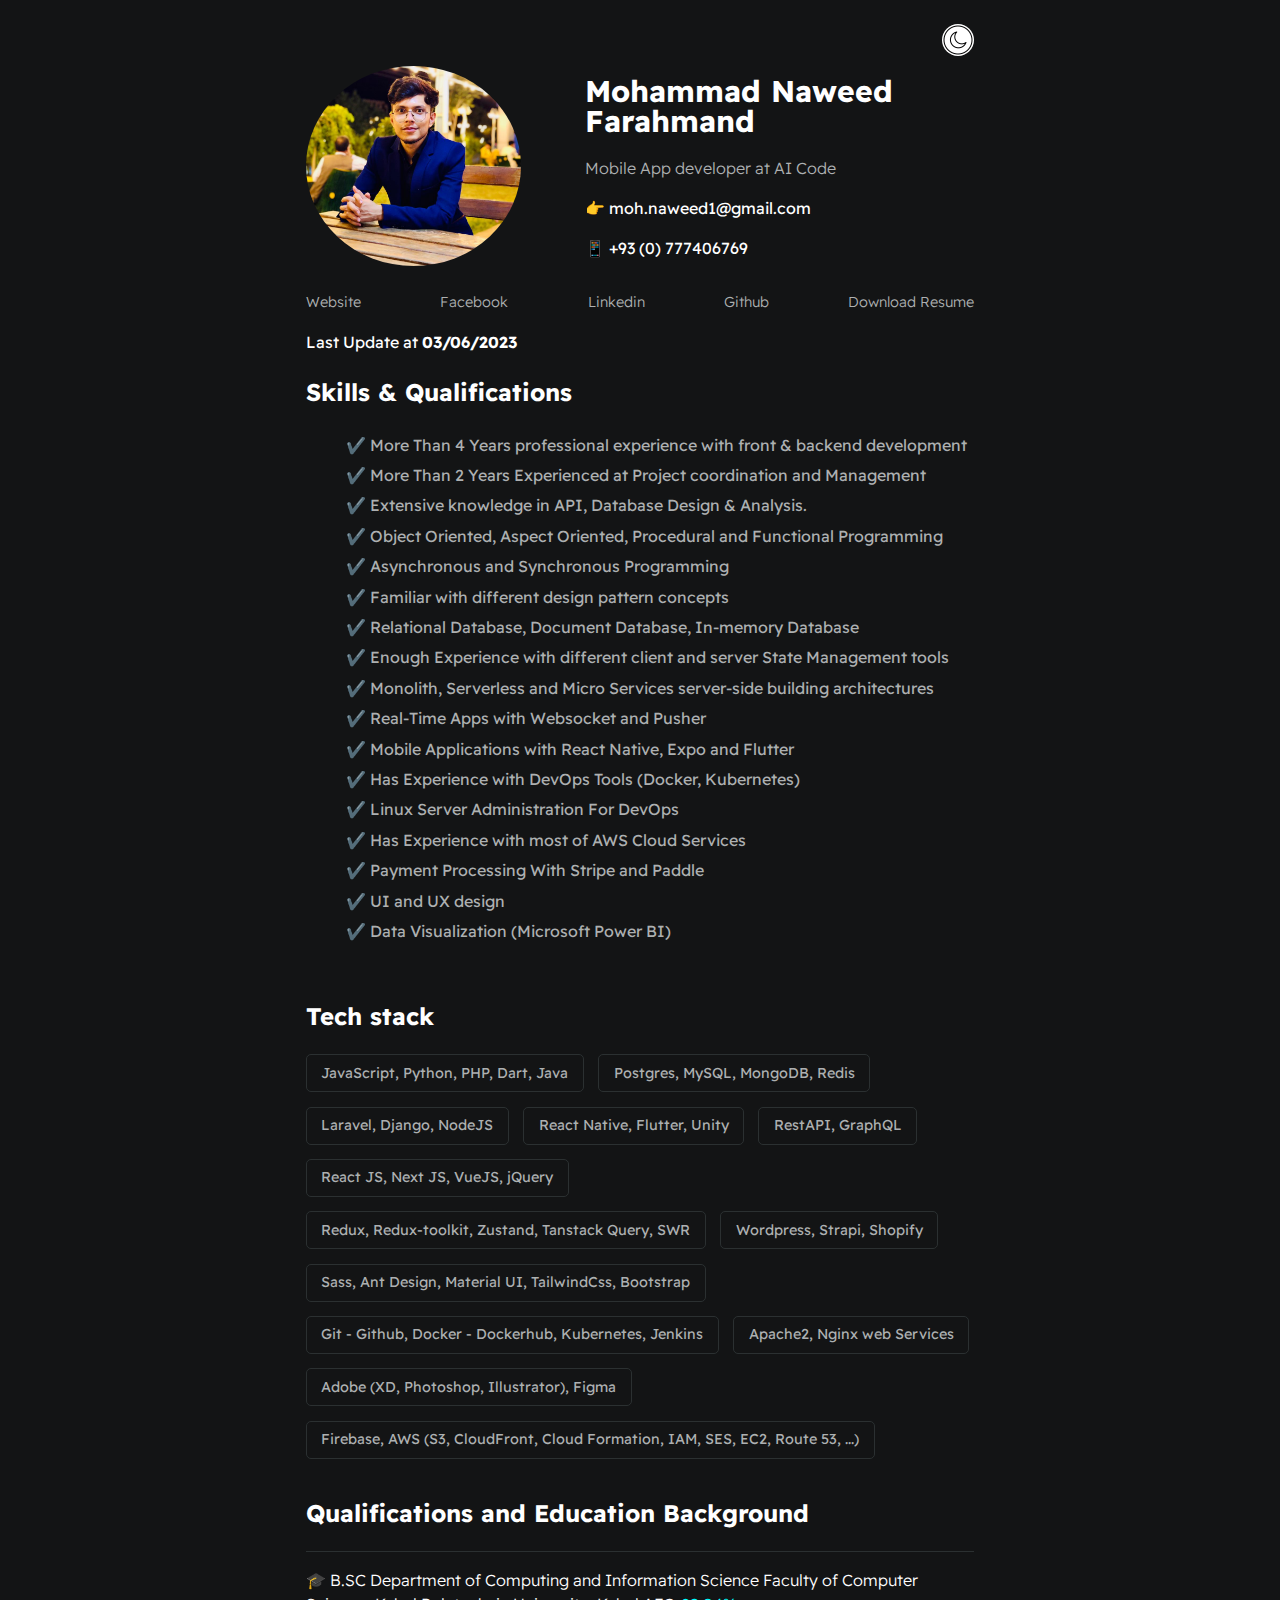
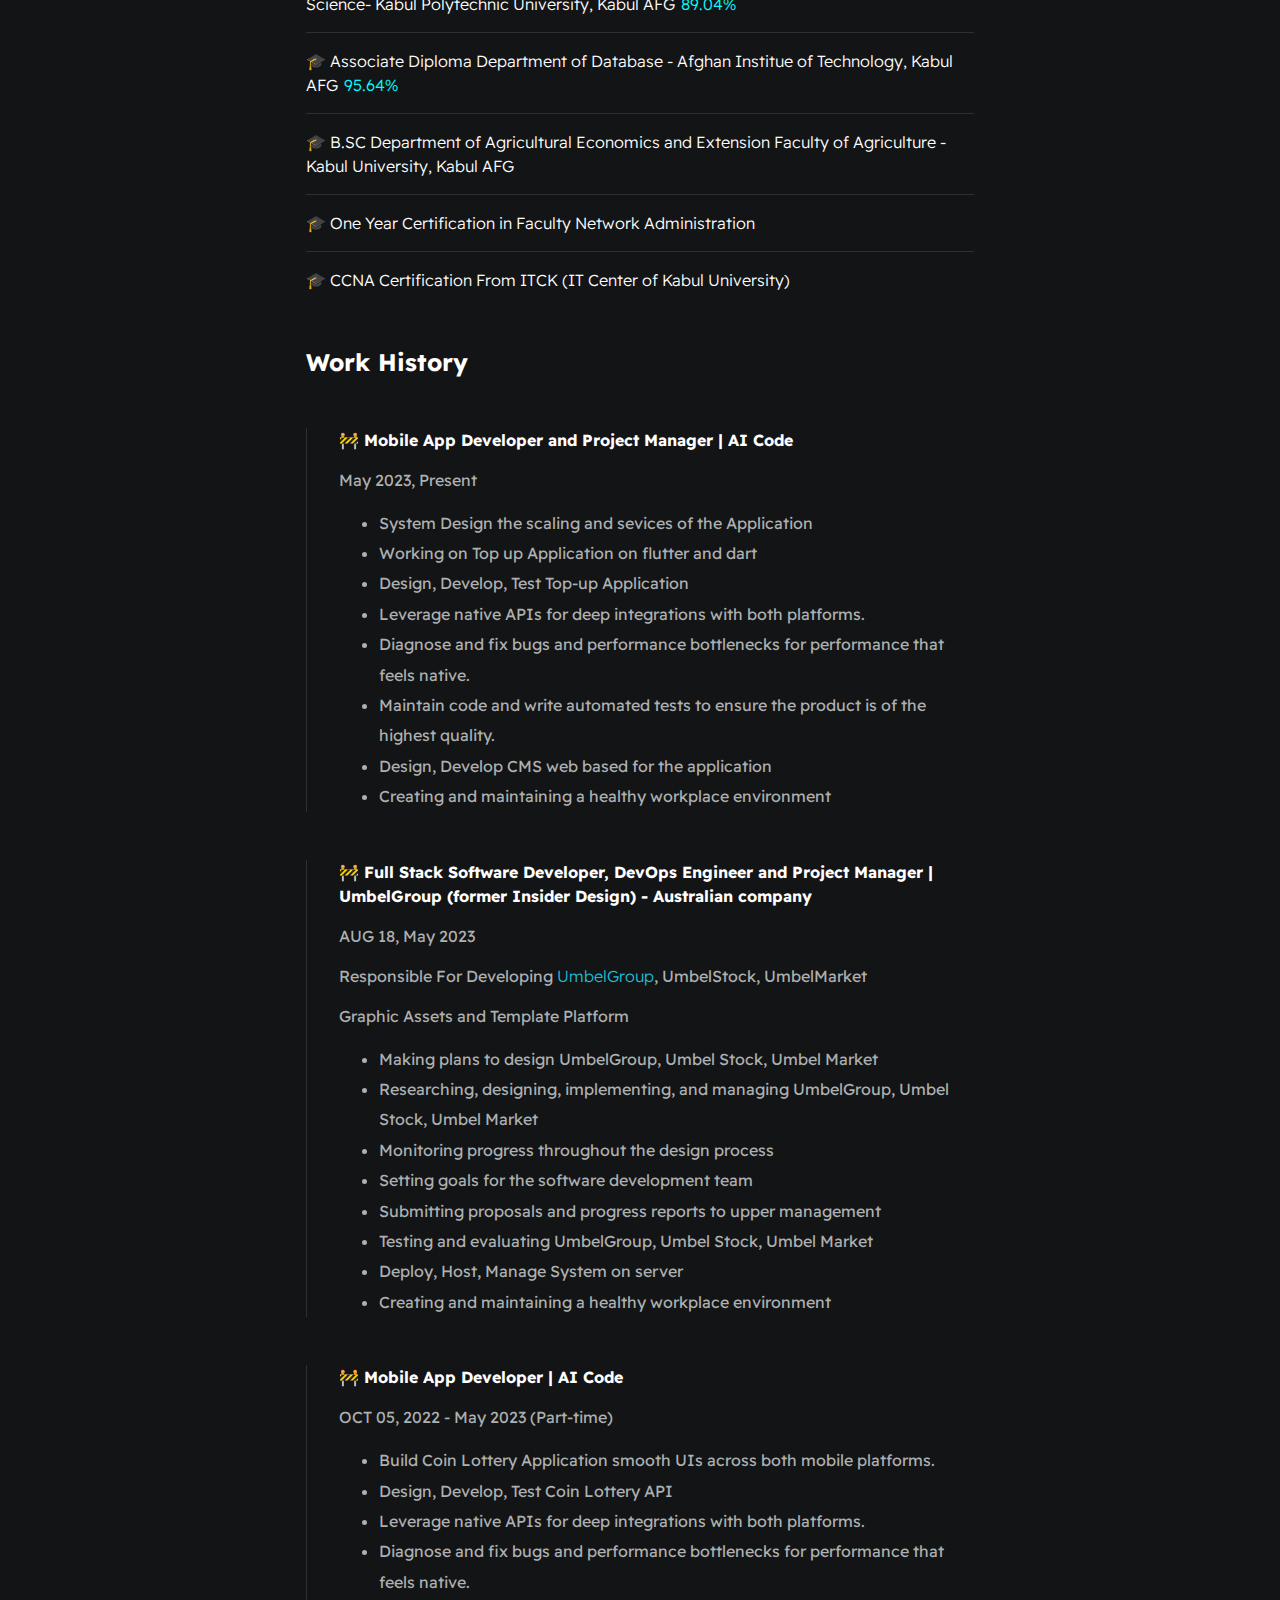
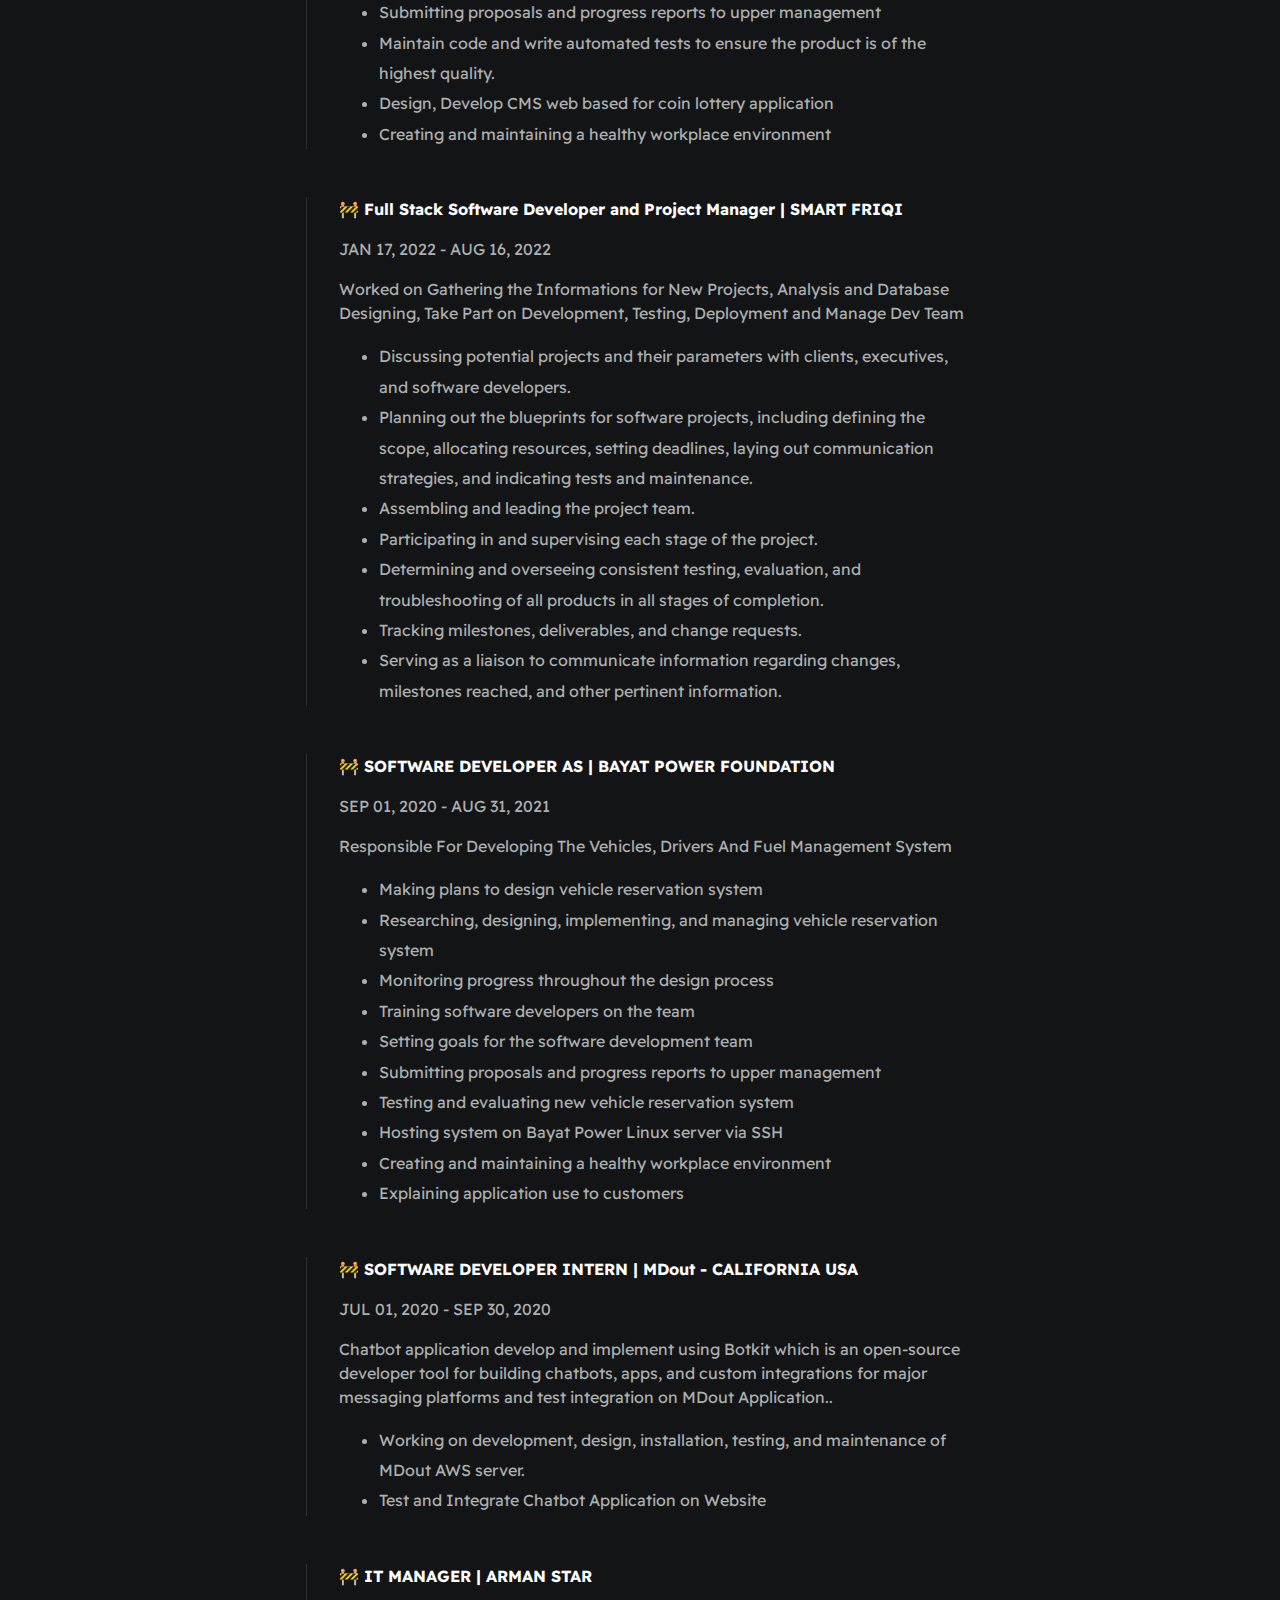
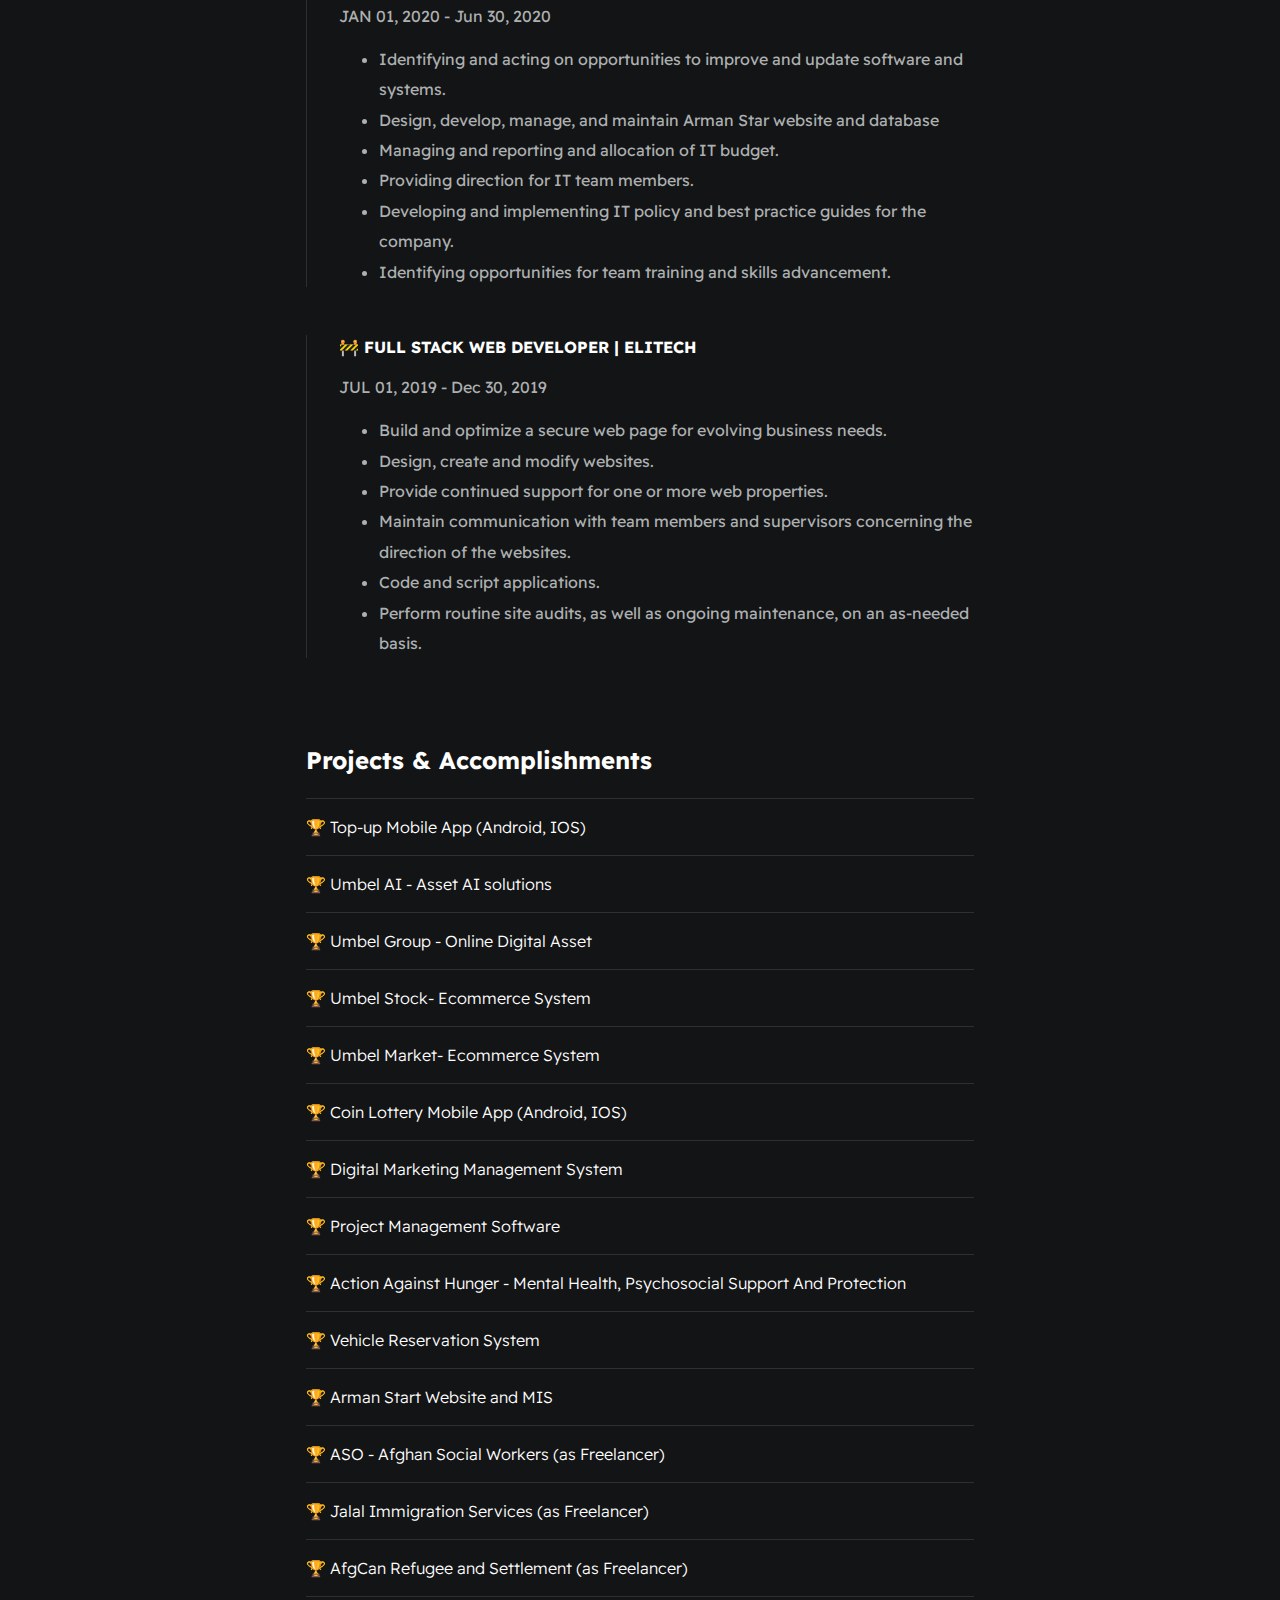
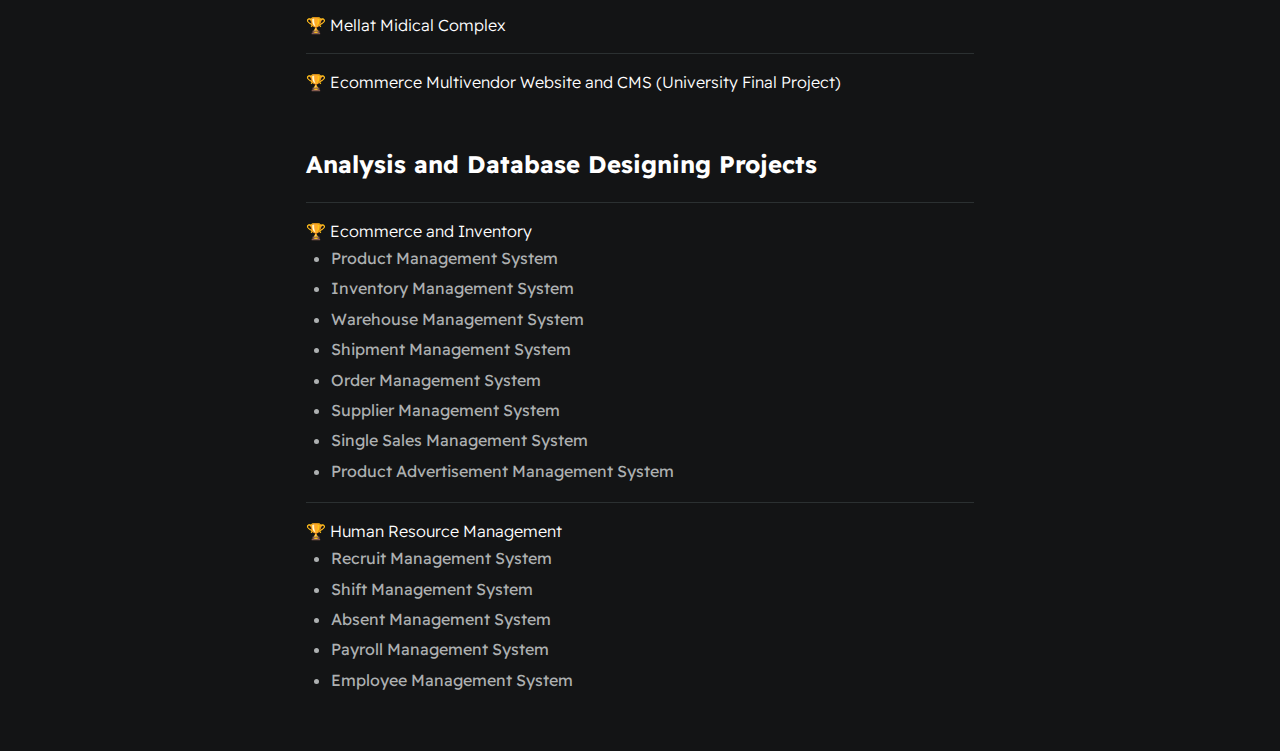
<file: index.html>
<!DOCTYPE html>
<html>
    <head>
        <meta charset="utf-8">
        <meta http-equiv="X-UA-Compatible" content="IE=edge">
        <title>Mohammad Naweed Farahmand</title>
        <meta name="description" content="">
        <meta name="viewport" content="width=device-width, initial-scale=1">
        <link rel="stylesheet" href="./styles/main.css">
        <style>
            #theme-icon{
                background-color: #fff;
                border-radius: 100%;
                height: 32px;
                cursor: pointer;
            }

            #theme-icon-wrapper{
                display: flex;
                justify-content: flex-end;
            }
        </style>

        <script>
            var r = document.querySelector(':root');
            function myFunction_get() {
        
              var rs = getComputedStyle(r);
        
              if(rs.getPropertyValue('--mainTextColor-dark') == "#fff") 
                return 'Dark' 
            
                return 'Light';

              
            }

            function myFunction_set() {
                const theme = myFunction_get()
                let button = document.getElementById("theme-icon").setAttribute("src", theme =="Dark" ? "./assets/icons/dark-mode.png" : "./assets/icons/light-mode.png");
             
                if(theme != 'Light'){
                    r.style.setProperty('--mainTextColor-dark','#000');
                    r.style.setProperty('--secondaryTextColor-dark','rgb(51 51 51)');
                    r.style.setProperty('--mainLinkColor-dark','#0da2b8');
                    r.style.setProperty('--mainBorderColor-dark','rgb(218, 218, 218)');
                    r.style.setProperty('--mainBgColor-dark','rgb(249, 250,251)');
                }
                else{
                    r.style.setProperty('--mainTextColor-dark','#fff');
                    r.style.setProperty('--secondaryTextColor-dark','#adb0b1');
                    r.style.setProperty('--mainLinkColor-dark','rgb(30, 190,214)');
                    r.style.setProperty('--mainBorderColor-dark','#2b3031');
                    r.style.setProperty('--mainBgColor-dark','#131415');
                }
              
            }
            </script>
    </head>
    <body>
        <div id="container--main">
            <div id="theme-icon-wrapper" onclick="myFunction_set()">
                <img id="theme-icon" src="./assets/icons/light-mode.png">
            </div>
            <section id="wrapper--hero" class="section--page">
                <img id="profile-pic" src="./assets/images/profile_pic.jpeg">

                <div>
                    <h1 id="user-name">Mohammad Naweed Farahmand</h1>
                    <p id="bio">Mobile App developer at AI Code</a> 
                    <p id="email">👉 moh.naweed1@gmail.com</p>
                    <p id="email">📱 +93 (0) 777406769</p>
                </div>  
            </section>

            <section class="section--page">
        
                <div id="socials--list">
                    <a href="https://www.naweed.site" target="_blank">Website</a>
                    <a href="https://www.facebook.com/profile.php?id=100003345025557" target="_blank">Facebook</a>
                    <a href="https://www.linkedin.com/in/naweed-farahmand-799848186" target="_blank">Linkedin</a>
                    <a href="https://github.com/MohNaweed" target="_blank">Github</a>
                    <a href="/M-Naweed Resume.pdf" target="_blank">Download Resume</a>
                </div>
            </section>

            <section class="section--page">
                Last Update at <strong>03/06/2023</strong>
                <h2>Skills & Qualifications</h2>
                <ul id="qualifications--list">
                    <li>✔️ More Than 4 Years professional experience with front & backend development</li>
                    <li>✔️ More Than 2 Years Experienced at Project coordination and Management </li>
                    <li>✔️ Extensive knowledge in API, Database Design & Analysis.</li>
                    <li>✔️ Object Oriented, Aspect Oriented, Procedural and Functional Programming</li>
                    <li>✔️ Asynchronous and Synchronous Programming</li>
                    <li>✔️ Familiar with different design pattern concepts</li>
                    <li>✔️ Relational Database, Document Database, In-memory Database</li>
                    <li>✔️ Enough Experience with different client and server State Management tools</li>
                    <li>✔️ Monolith, Serverless and Micro Services server-side building architectures</li>
                    <li>✔️ Real-Time Apps with Websocket and Pusher</li>
                    <li>✔️ Mobile Applications with React Native, Expo and Flutter</li>
                    <li>✔️ Has Experience with DevOps Tools (Docker, Kubernetes)</li>
                    <li>✔️ Linux Server Administration For DevOps</li>
                    <li>✔️ Has Experience with most of AWS Cloud Services</li>
                    <li>✔️ Payment Processing With Stripe and Paddle</li>
                    <li>✔️ UI and UX design</li>
                    <li>✔️ Data Visualization (Microsoft Power BI)</li>
                </ul>
            </section>

            <section class="section--page">
                <h2>Tech stack</h2>

                <div id="wrapper--techstack__items">
                    <div class="card--techstack"><span>JavaScript, Python, PHP, Dart, Java</span></div>
                    <div class="card--techstack"><span>Postgres, MySQL, MongoDB, Redis</span></div>
                    <div class="card--techstack"><span>Laravel, Django, NodeJS</span></div>
                    <div class="card--techstack"><span>React Native, Flutter, Unity </span></div>
                    <div class="card--techstack"><span>RestAPI, GraphQL</span></div>
                    <div class="card--techstack"><span>React JS, Next JS, VueJS, jQuery </span></div>
                    <div class="card--techstack"><span>Redux, Redux-toolkit, Zustand, Tanstack Query, SWR </span></div>
                    <div class="card--techstack"><span>Wordpress, Strapi, Shopify </span></div>
                    <div class="card--techstack"><span>Sass, Ant Design, Material UI, TailwindCss, Bootstrap</span></div>
                    <div class="card--techstack"><span>Git - Github, Docker - Dockerhub, Kubernetes, Jenkins</span></div>
                    <div class="card--techstack"><span>Apache2, Nginx web Services</span></div>
                    <div class="card--techstack"><span>Adobe (XD, Photoshop, Illustrator), Figma</span></div>
                    <div class="card--techstack"><span>Firebase, AWS (S3, CloudFront, Cloud Formation, IAM, SES, EC2, Route 53, ...)</span></div>

                </div>
            </section>

            <section class="section--page">
                <h2>Qualifications and Education Background</h2>

                <div class="card--project">
                    <a href="#"><span>🎓 </span>B.SC Department of Computing and Information Science Faculty of Computer Science- Kabul Polytechnic University, Kabul AFG <span style="padding:2px ; color: aqua;">89.04%</span></span></a>
                </div>
                <div class="card--project">
                    <a href="#"><span>🎓 </span>Associate Diploma Department of Database - Afghan Institue of Technology, Kabul AFG <span style="padding:2px ; color: aqua;">95.64%</span></span></a>
                </div>
                <div class="card--project">
                    <a href="#"><span>🎓 </span>B.SC Department of Agricultural Economics and Extension Faculty of Agriculture - Kabul University, Kabul AFG</span></a>
                </div>
                <div class="card--project">
                    <a href="#"><span>🎓 </span>One Year Certification in Faculty Network Administration </span></a>
                </div>
                <div class="card--project">
                    <a href="#"><span>🎓 </span>CCNA Certification From ITCK (IT Center of Kabul University) </span></a>
                </div>
            </section>

            <section id="work-history-wrapper" class="section--page">
                <h2>Work History</h2>
                <!-- <div class="line-break"></div> -->

                <div class="card--work-history">
                    <strong>🚧 Mobile App Developer and Project Manager | AI Code</strong>
                    <p>May 2023, Present</p> 
                    <ul>
                        <li>System Design the scaling and sevices of the Application</li>
                        <li>Working on Top up Application on flutter and dart</li>
                        <li>Design, Develop, Test Top-up Application </li>
                        <li>Leverage native APIs for deep integrations with both platforms.</li>
                        <li>Diagnose and fix bugs and performance bottlenecks for performance that feels native.</li>
                        <li>Maintain code and write automated tests to ensure the product is of the highest quality.</li>
                        <li>Design, Develop CMS web based for the application</li>
                        <li>Creating and maintaining a healthy workplace environment</li>       
                    </ul>
                </div>

                <div class="card--work-history">
                    <strong>🚧 Full Stack Software Developer, DevOps Engineer and Project Manager | UmbelGroup (former Insider Design) - Australian company</strong>
                    <p>AUG 18, May 2023 </p>
                    <p>Responsible For Developing <a href="https://umbelgroup.com" target="_blank">UmbelGroup</a>, UmbelStock, UmbelMarket</p>
                    <p>Graphic Assets and Template Platform</p>
                    <ul>
                        <li>Making plans to design UmbelGroup, Umbel Stock, Umbel Market</li>
                        <li>Researching, designing, implementing, and managing UmbelGroup, Umbel Stock, Umbel Market</li>
                        <li>Monitoring progress throughout the design process</li>
                        <li>Setting goals for the software development team</li>
                        <li>Submitting proposals and progress reports to upper management</li>
                        <li>Testing and evaluating UmbelGroup, Umbel Stock, Umbel Market</li>
                        <li>Deploy, Host, Manage System on server</li>
                        <li>Creating and maintaining a healthy workplace environment</li>       
                    </ul>
                </div>


                <div class="card--work-history">
                    <strong>🚧 Mobile App Developer | AI Code</strong>
                    <p>OCT 05, 2022 - May 2023 (Part-time)</p> 
                    <ul>
                        <li>Build Coin Lottery Application smooth UIs across both mobile platforms.</li>
                        <li>Design, Develop, Test Coin Lottery API </li>
                        <li>Leverage native APIs for deep integrations with both platforms.</li>
                        <li>Diagnose and fix bugs and performance bottlenecks for performance that feels native.</li>
                        <li>Submitting proposals and progress reports to upper management</li>
                        <li>Maintain code and write automated tests to ensure the product is of the highest quality.</li>
                        <li>Design, Develop CMS web based for coin lottery application</li>
                        <li>Creating and maintaining a healthy workplace environment</li>       
                    </ul>
                </div>
                <div class="card--work-history">
                    <strong>🚧 Full Stack Software Developer and Project Manager | SMART FRIQI </strong>
                    <p>JAN 17, 2022 - AUG 16, 2022</p>
                    <p> Worked on Gathering the Informations for New Projects, Analysis and Database Designing, Take Part on Development, Testing, Deployment and Manage Dev Team</p>
                    <ul>
                        <li>Discussing potential projects and their parameters with clients, executives, and software developers.</li>
                        <li>Planning out the blueprints for software projects, including defining the scope, allocating resources, setting deadlines, laying out communication strategies, and indicating tests and maintenance.</li>
                        <li>Assembling and leading the project team.</li>
                        <li>Participating in and supervising each stage of the project.</li>
                        <li>Determining and overseeing consistent testing, evaluation, and troubleshooting of all products in all stages of completion.</li>
                        <li>Tracking milestones, deliverables, and change requests.</li>
                        <li>Serving as a liaison to communicate information regarding changes, milestones reached, and other pertinent information.</li>
                    </ul>
                </div>
                <div class="card--work-history">
                    <strong>🚧 SOFTWARE DEVELOPER AS | BAYAT POWER FOUNDATION</strong>
                    <p>SEP 01, 2020 - AUG 31, 2021</p>
                    <p>Responsible For Developing The Vehicles, Drivers And Fuel Management System</p>
                    <!-- <P>VRS system for Bayat Power Foundation is a fully functional system that operates inside two main branches of BPF in two different provinces of AFG (Kabul and Sheberghan). Some of the functionalities include Driver, Vehicle, Location, Department and Gas Station Management Panels, Request Vehicle and fuel, Real-Time Notifications, Bill and Report Generation, Multi-Level Approval Cycle, Responsiveness, SPA Authentications, Authorization, and much more…</P> -->
                    <ul>
                        <li>Making plans to design vehicle reservation system</li>
                        <li>Researching, designing, implementing, and managing vehicle reservation system</li>
                        <li>Monitoring progress throughout the design process</li>
                        <li>Training software developers on the team</li>
                        <li>Setting goals for the software development team</li>
                        <li>Submitting proposals and progress reports to upper management</li>
                        <li>Testing and evaluating new vehicle reservation system</li>
                        <li>Hosting system on Bayat Power Linux server via SSH</li>
                        <li>Creating and maintaining a healthy workplace environment</li>
                        <li>Explaining application use to customers</li>       
                    </ul>
                </div>
                <div class="card--work-history">
                    <strong>🚧 SOFTWARE DEVELOPER INTERN | MDout - CALIFORNIA USA</strong>
                    <p>JUL 01, 2020 - SEP 30, 2020</p>
                    <p>Chatbot application develop and implement using Botkit which is an open-source developer tool for building chatbots, apps, and custom integrations for major messaging platforms and test integration on MDout Application..</p>
                    <ul>
                        <li>Working on development, design, installation, testing, and maintenance of MDout AWS server.</li>
                        <li>Test and Integrate Chatbot Application on Website  </li>
                    </ul>
                </div>

                <div class="card--work-history">
                    <strong>🚧 IT MANAGER | ARMAN STAR</strong>
                    <p>JAN 01, 2020 - Jun 30, 2020</p>
                    <ul>
                        <li>Identifying and acting on opportunities to improve and update software and systems.</li>
                        <li>Design, develop, manage, and maintain Arman Star website and database </li>
                        <li>Managing and reporting and allocation of IT budget.</li>
                        <li>Providing direction for IT team members.</li>
                        <li>Developing and implementing IT policy and best practice guides for the company.</li>
                        <li>Identifying opportunities for team training and skills advancement.</li>
                    </ul>
                </div>

                <div class="card--work-history">
                    <strong>🚧 FULL STACK WEB DEVELOPER | ELITECH</strong>
                    <p>JUL 01, 2019 - Dec 30, 2019</p>
                    <ul>
                        <li>Build and optimize a secure web page for evolving business needs.</li>
                        <li>Design, create and modify websites.</li>
                        <li>Provide continued support for one or more web properties.</li>
                        <li>Maintain communication with team members and supervisors concerning the direction of the websites.</li>
                        <li>Code and script applications.</li>
                        <li>Perform routine site audits, as well as ongoing maintenance, on an as-needed basis.</li>       
                    </ul>
                </div>
            </section>

            <section class="section--page">
                <h2>Projects & Accomplishments</h2>
                <div class="card--project">
                    <a href="#"><span>🏆 </span>Top-up Mobile App (Android, IOS)</a>
                </div>
                <div class="card--project">
                    <a href="#"><span>🏆 </span>Umbel AI - Asset AI solutions</a>
                </div>
                <div class="card--project">
                    <a href="#"><span>🏆 </span>Umbel Group - Online Digital Asset</a>
                </div>
                <div class="card--project">
                    <a href="#"><span>🏆 </span>Umbel Stock- Ecommerce System</a>
                </div>
                <div class="card--project">
                    <a href="#"><span>🏆 </span>Umbel Market- Ecommerce System</a>
                </div>
                <div class="card--project">
                    <a href="#"><span>🏆 </span>Coin Lottery Mobile App (Android, IOS)</a>
                </div>
                <div class="card--project">
                    <a href="#"><span>🏆 </span>Digital Marketing Management System</a>
                </div>
                <div class="card--project">
                    <a href="#" ><span>🏆 </span>Project Management Software</a>
                </div>

                <div class="card--project">
                    <a href="#" ><span>🏆 </span>Action Against Hunger - Mental Health, Psychosocial Support And Protection</a>
                </div>

                <div class="card--project">
                    <a href="#"><span>🏆 </span>Vehicle Reservation System</a>
                </div>
                <div class="card--project">
                    <a href="#"><span>🏆 </span>Arman Start Website and MIS</a>
                </div>
                <div class="card--project">
                    <a href="#"><span>🏆 </span>ASO - Afghan Social Workers (as Freelancer)</a>
                </div>
                <div class="card--project">
                    <a href="#"><span>🏆 </span>Jalal Immigration Services (as Freelancer)</a>
                </div>
                <div class="card--project">
                    <a href="#"><span>🏆 </span>AfgCan Refugee and Settlement (as Freelancer)</a>
                </div>
                <div class="card--project">
                    <a href="#"><span>🏆 </span>Mellat Midical Complex </a>
                </div>
                <div class="card--project">
                    <a href="#"><span>🏆 </span>Ecommerce Multivendor Website and CMS (University Final Project)</a>
                </div>

            </section>
            <section class="section--page">
                <h2>Analysis and Database Designing Projects</h2>

                <div class="card--project">
                    <a href="#"><span>🏆 </span>Ecommerce and Inventory</a>
                    <li>Product Management System</li>
                    <li>Inventory Management System</li>
                    <li>Warehouse Management System</li>
                    <li>Shipment Management System</li>
                    <li>Order Management System</li>
                    <li>Supplier Management System</li>
                    <li>Single Sales Management System</li>
                    <li>Product Advertisement Management System</li>
                </div>

                <div class="card--project">
                    <a href="#" ><span>🏆 </span>Human Resource Management</a>
                    
                    <li>Recruit Management System</li>
                    <li>Shift Management System</li>
                    <li>Absent Management System</li>
                    <li>Payroll Management System</li>
                    <li>Employee Management System</li>
                </div>

            </section>
      
       
        </div>

    </body>
</html>
</file>
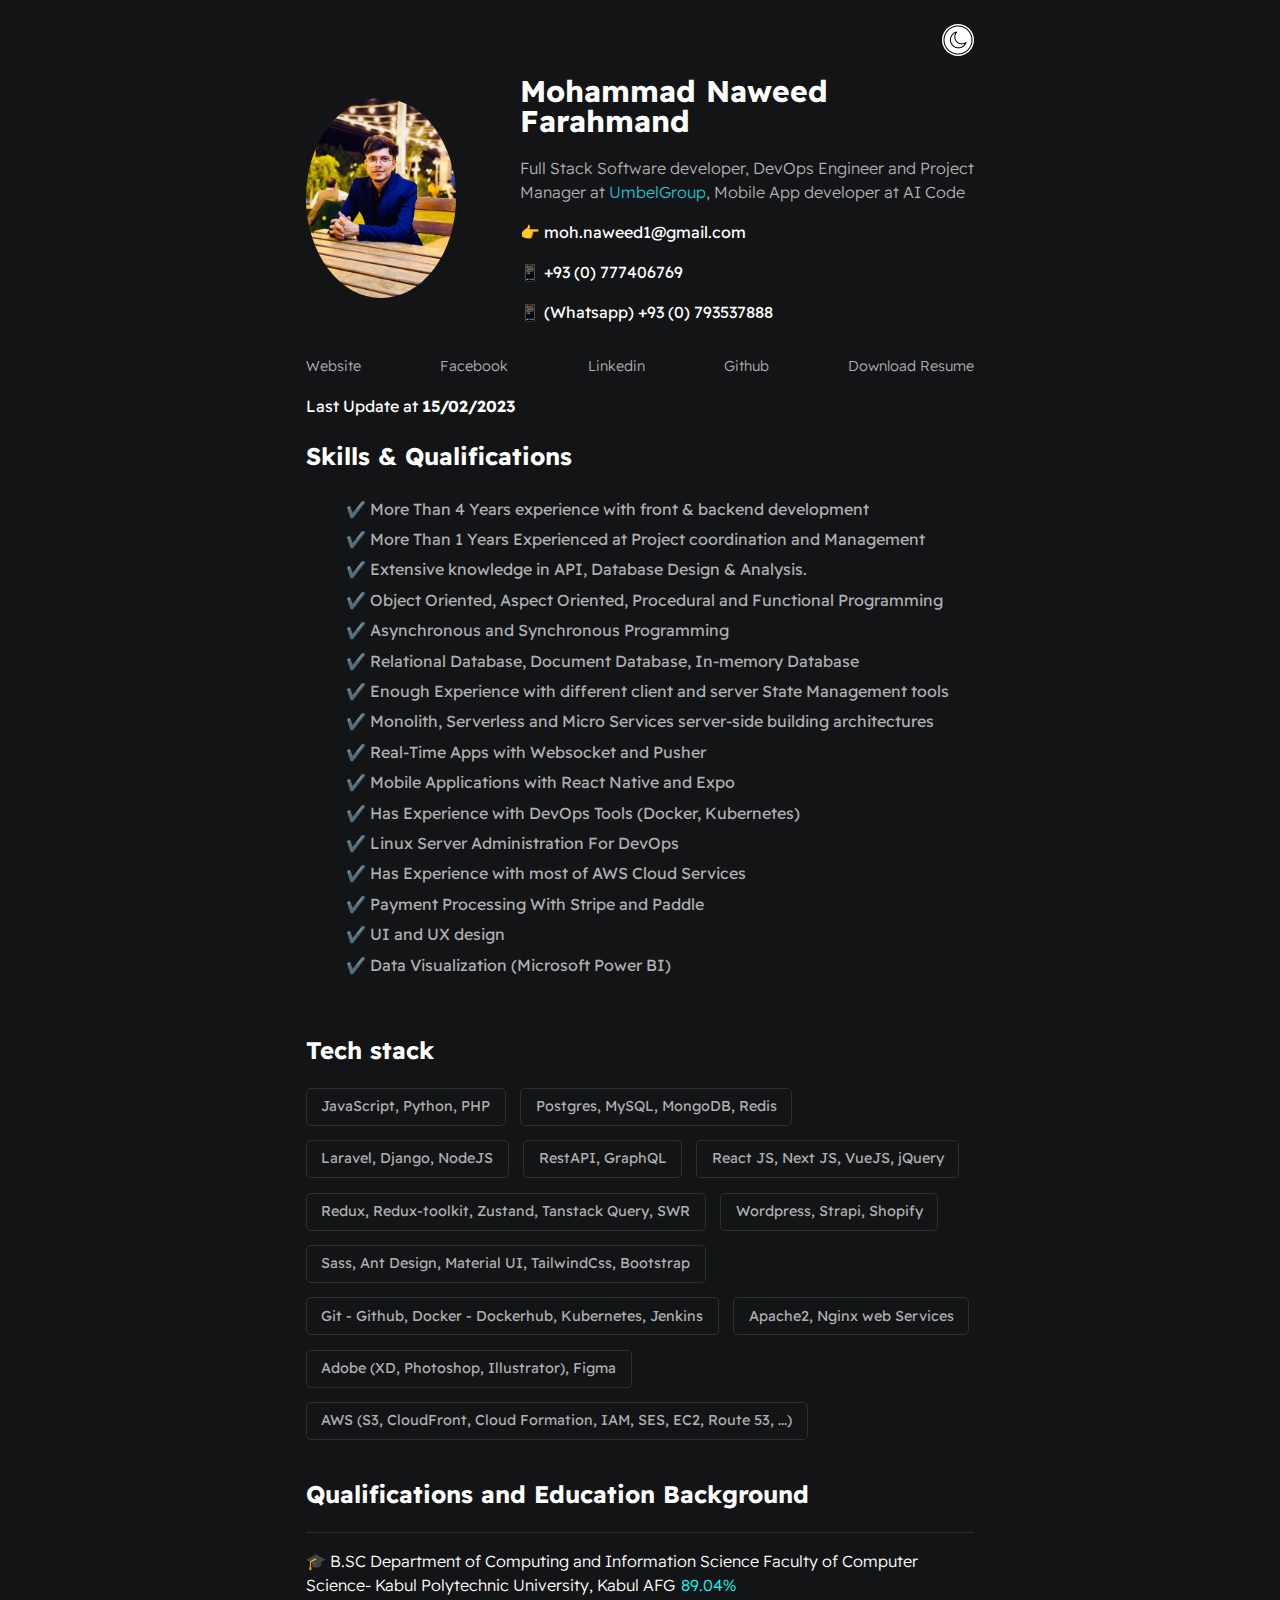
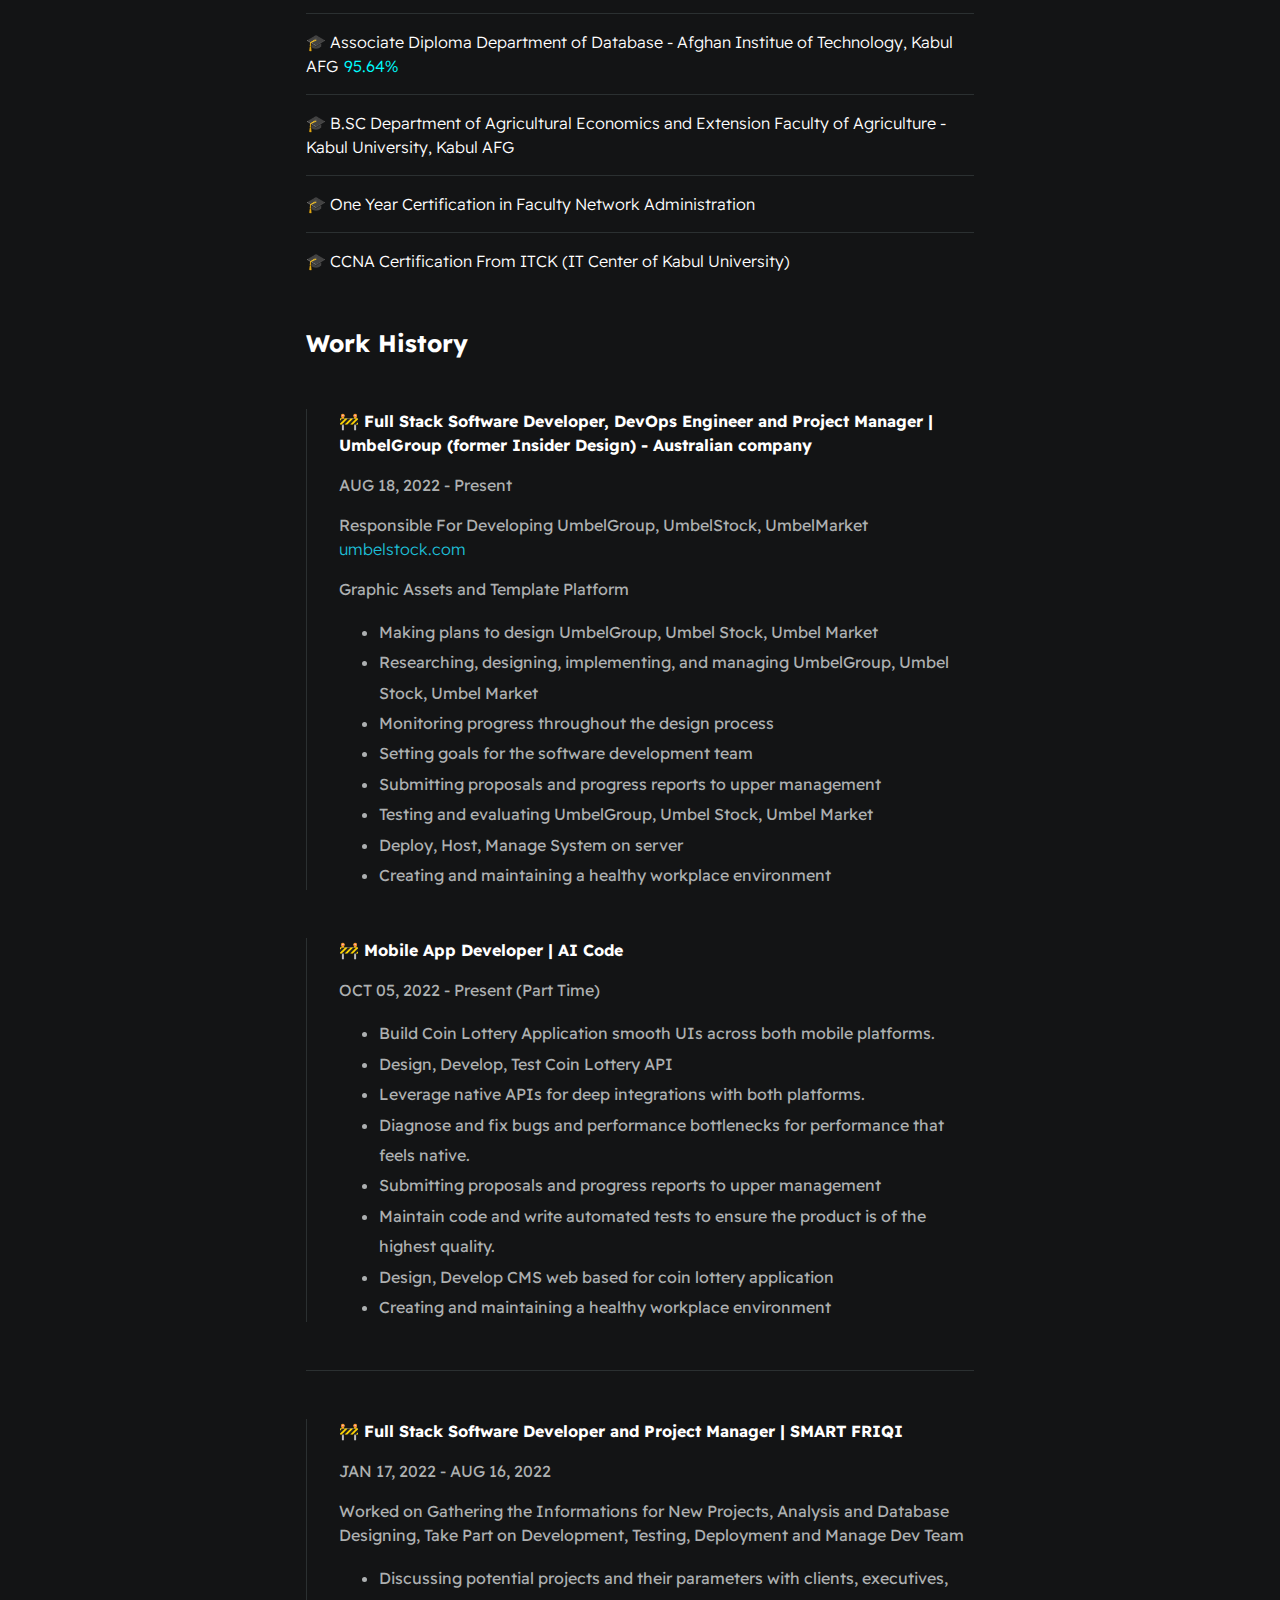
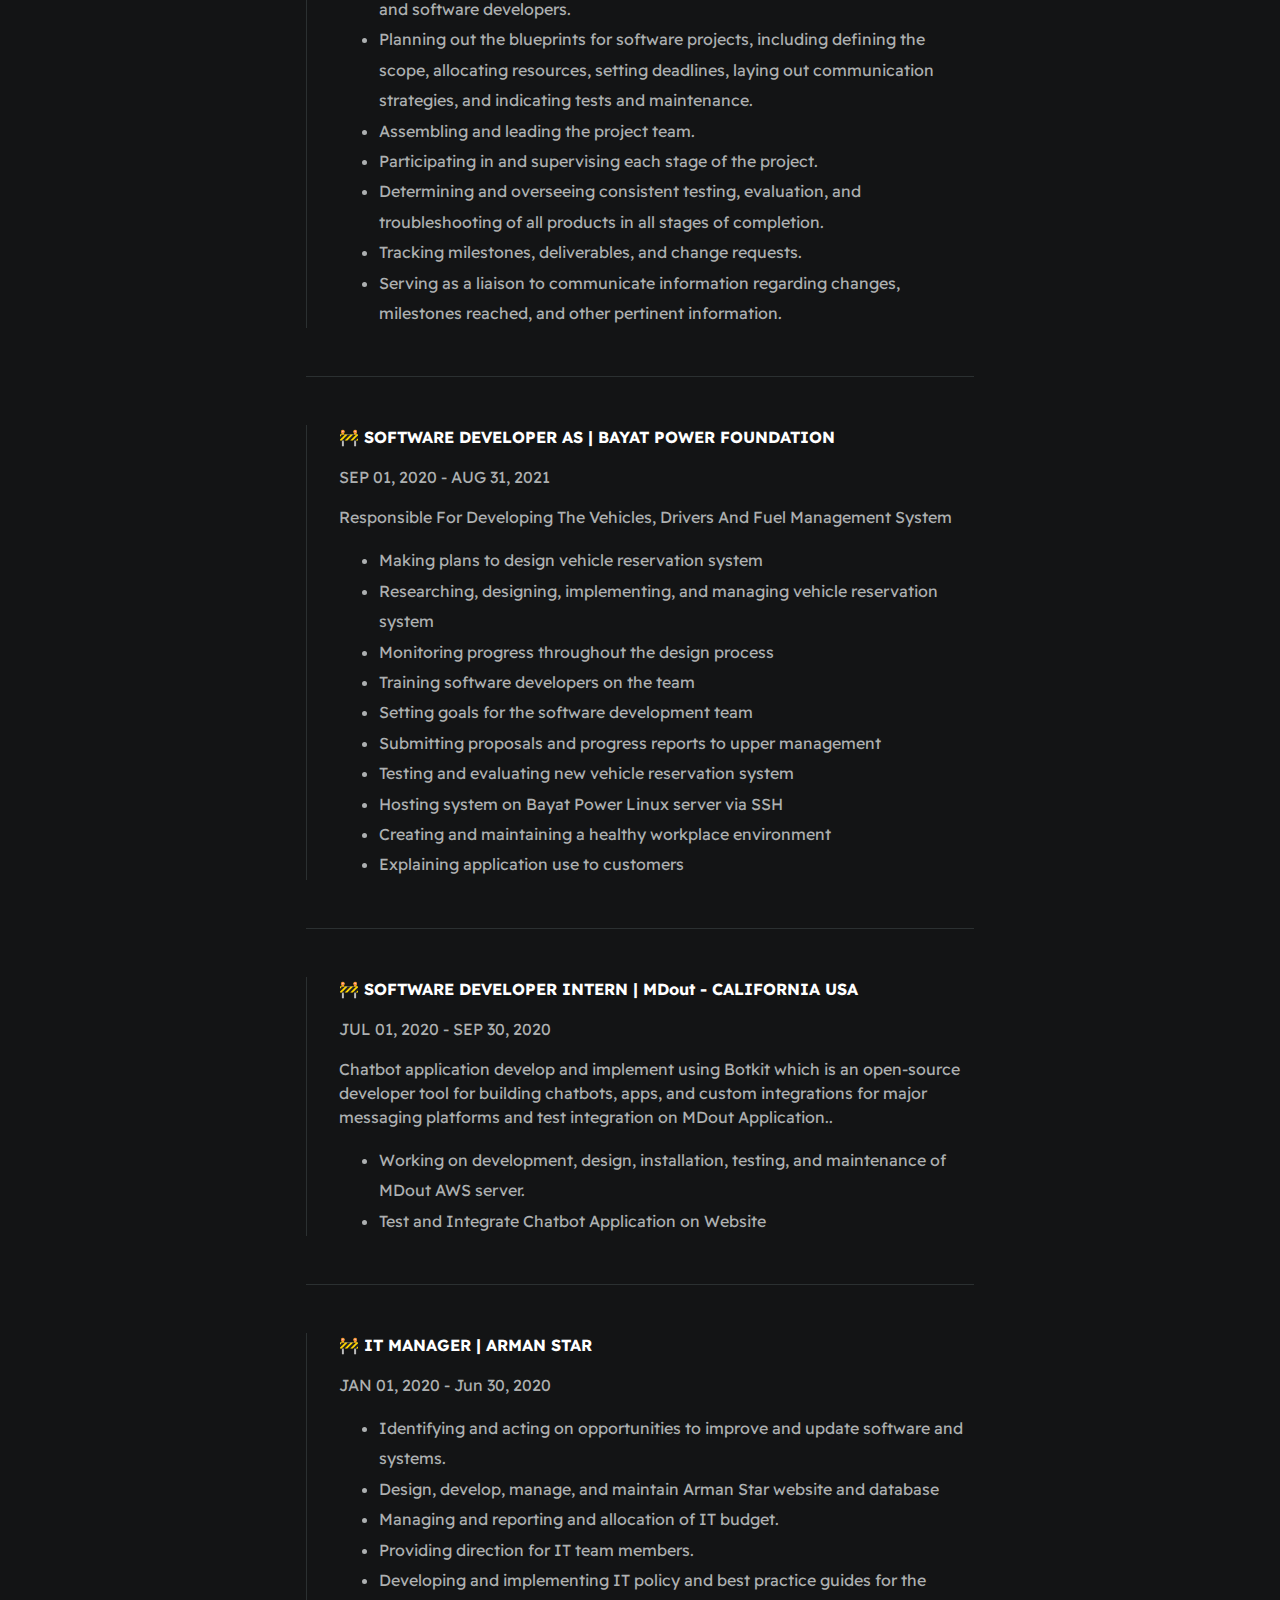
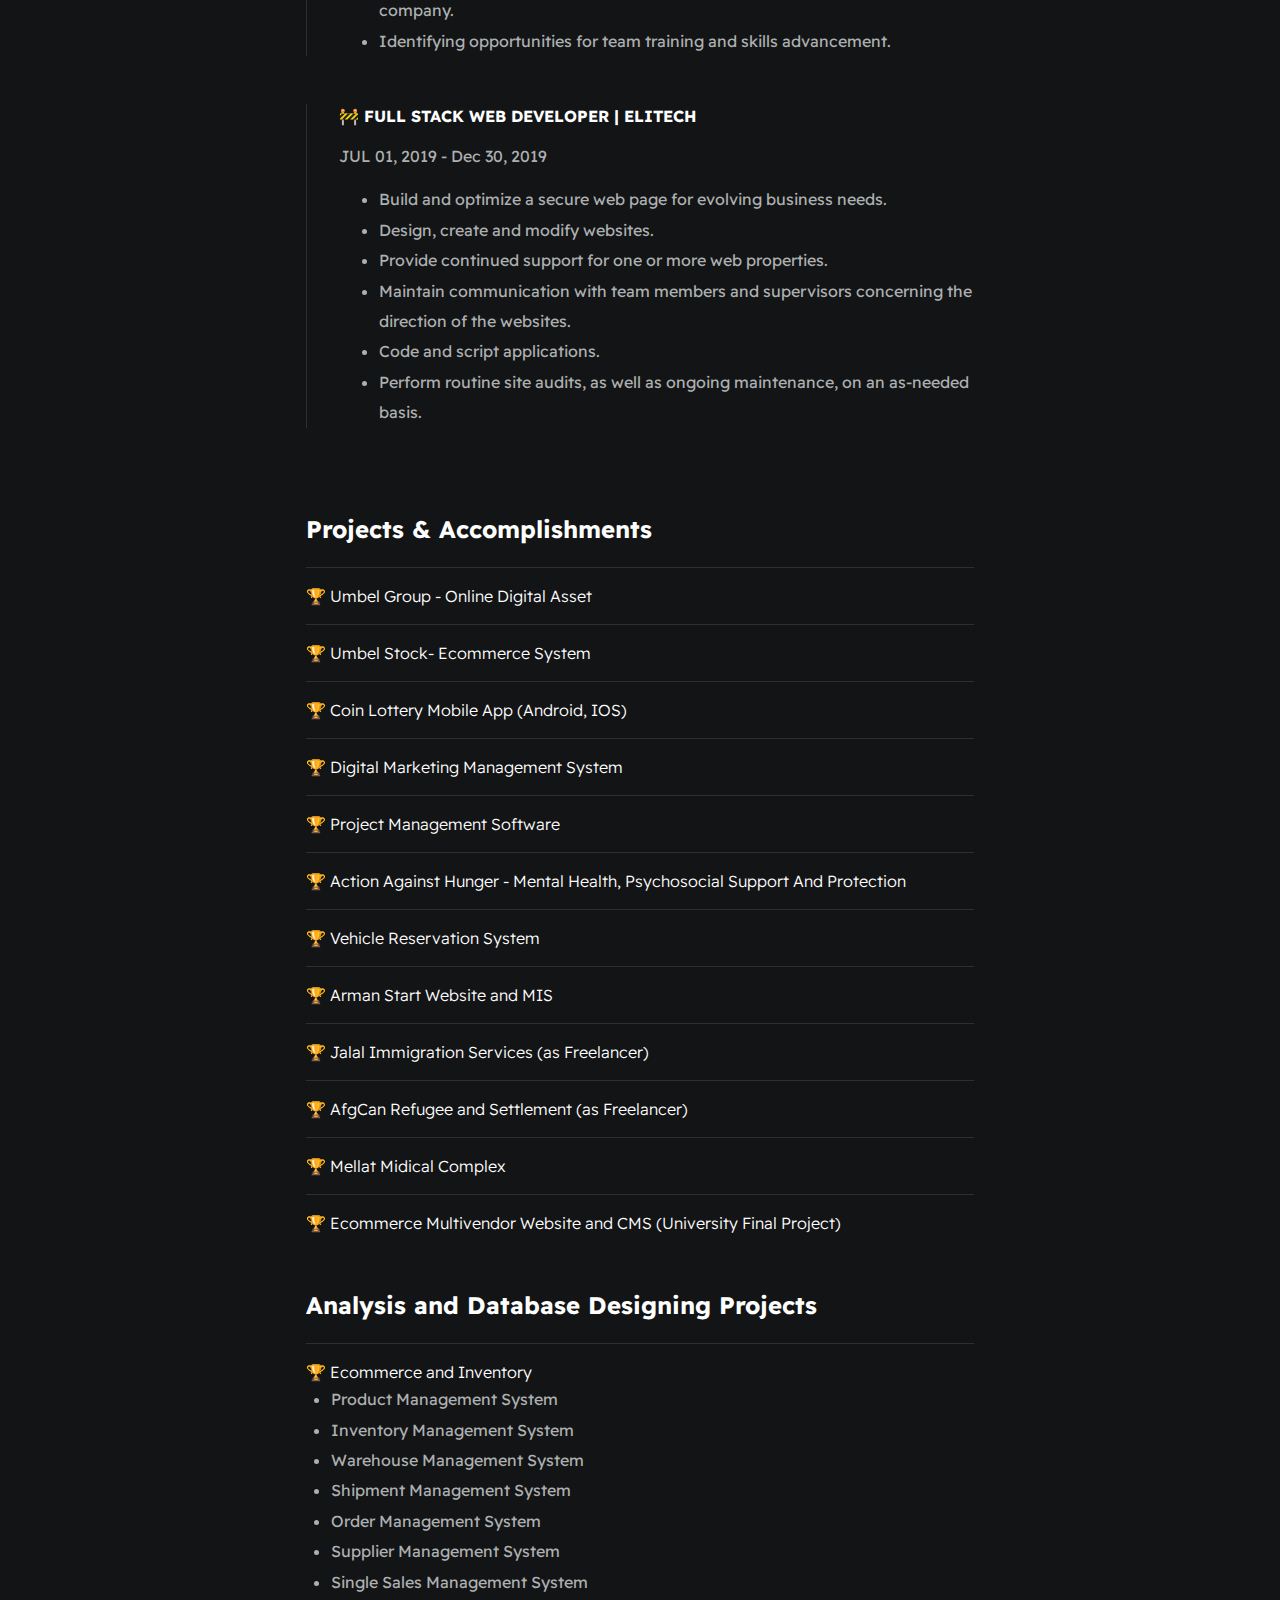
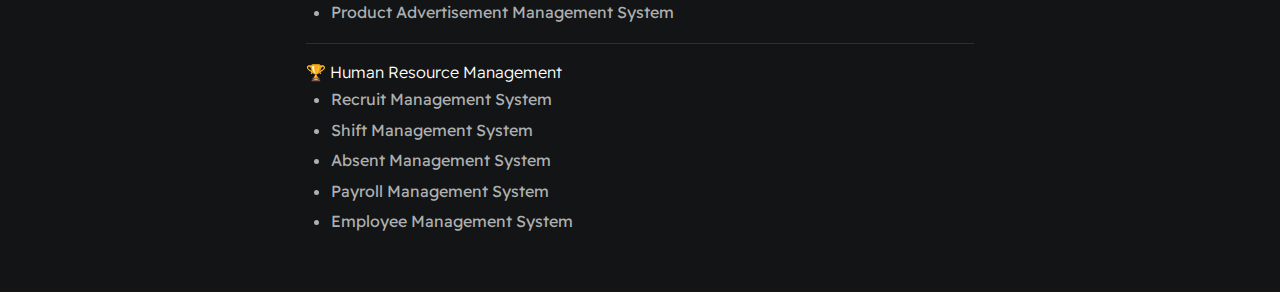
<file: mainVersion.html>
<!DOCTYPE html>
<html>
    <head>
        <meta charset="utf-8">
        <meta http-equiv="X-UA-Compatible" content="IE=edge">
        <title>Mohammad Naweed Farahmand</title>
        <meta name="description" content="">
        <meta name="viewport" content="width=device-width, initial-scale=1">
        <link rel="stylesheet" href="./styles/main.css">
        <style>
            #theme-icon{
                background-color: #fff;
                border-radius: 100%;
                height: 32px;
                cursor: pointer;
            }

            #theme-icon-wrapper{
                display: flex;
                justify-content: flex-end;
            }
        </style>

        <script>
            var r = document.querySelector(':root');
            function myFunction_get() {
        
              var rs = getComputedStyle(r);
        
              if(rs.getPropertyValue('--mainTextColor-dark') == "#fff") 
                return 'Dark' 
            
                return 'Light';

              
            }

            function myFunction_set() {
                const theme = myFunction_get()
                let button = document.getElementById("theme-icon").setAttribute("src", theme =="Dark" ? "./assets/icons/dark-mode.png" : "./assets/icons/light-mode.png");
             
                if(theme != 'Light'){
                    r.style.setProperty('--mainTextColor-dark','#000');
                    r.style.setProperty('--secondaryTextColor-dark','rgb(51 51 51)');
                    r.style.setProperty('--mainLinkColor-dark','#0da2b8');
                    r.style.setProperty('--mainBorderColor-dark','rgb(218, 218, 218)');
                    r.style.setProperty('--mainBgColor-dark','rgb(249, 250,251)');
                }
                else{
                    r.style.setProperty('--mainTextColor-dark','#fff');
                    r.style.setProperty('--secondaryTextColor-dark','#adb0b1');
                    r.style.setProperty('--mainLinkColor-dark','rgb(30, 190,214)');
                    r.style.setProperty('--mainBorderColor-dark','#2b3031');
                    r.style.setProperty('--mainBgColor-dark','#131415');
                }
              
            }
            </script>
    </head>
    <body>
        <div id="container--main">
            <div id="theme-icon-wrapper" onclick="myFunction_set()">
                <img id="theme-icon" src="./assets/icons/light-mode.png">
            </div>
            <section id="wrapper--hero" class="section--page">
                <img id="profile-pic" src="./assets/images/profile_pic.jpeg">

                <div>
                    <h1 id="user-name">Mohammad Naweed Farahmand</h1>
                    <p id="bio">Full Stack Software developer, DevOps Engineer and Project Manager at <a href="https://umbelstock.com" target="_blank">UmbelGroup</a>, Mobile App developer at AI Code</a> 
                    <p id="email">👉 moh.naweed1@gmail.com</p>
                    <p id="email">📱 +93 (0) 777406769</p>
                    <p id="email">📱 (Whatsapp) +93 (0) 793537888</p>
                </div>  
            </section>

            <section class="section--page">
        
                <div id="socials--list">
                    <a href="https://www.naweed.site" target="_blank">Website</a>
                    <a href="https://www.facebook.com/profile.php?id=100003345025557" target="_blank">Facebook</a>
                    <a href="https://www.linkedin.com/in/naweed-farahmand-799848186" target="_blank">Linkedin</a>
                    <a href="https://github.com/MohNaweed" target="_blank">Github</a>
                    <a href="/M-Naweed Resume.pdf" target="_blank">Download Resume</a>
                </div>
            </section>

            <section class="section--page">
                Last Update at <strong>15/02/2023</strong>
                <h2>Skills & Qualifications</h2>
                <ul id="qualifications--list">
                    <li>✔️ More Than 4 Years experience with front & backend development</li>
                    <li>✔️ More Than 1 Years Experienced at Project coordination and Management </li>
                    <li>✔️ Extensive knowledge in API, Database Design & Analysis.</li>
                    <li>✔️ Object Oriented, Aspect Oriented, Procedural and Functional Programming</li>
                    <li>✔️ Asynchronous and Synchronous Programming</li>
                    <li>✔️ Relational Database, Document Database, In-memory Database</li>
                    <li>✔️ Enough Experience with different client and server State Management tools</li>
                    <li>✔️ Monolith, Serverless and Micro Services server-side building architectures</li>
                    <li>✔️ Real-Time Apps with Websocket and Pusher</li>
                    <li>✔️ Mobile Applications with React Native and Expo</li>
                    <li>✔️ Has Experience with DevOps Tools (Docker, Kubernetes)</li>
                    <li>✔️ Linux Server Administration For DevOps</li>
                    <li>✔️ Has Experience with most of AWS Cloud Services</li>
                    <li>✔️ Payment Processing With Stripe and Paddle</li>
                    <li>✔️ UI and UX design</li>
                    <li>✔️ Data Visualization (Microsoft Power BI)</li>
                </ul>
            </section>

            <section class="section--page">
                <h2>Tech stack</h2>

                <div id="wrapper--techstack__items">
                    <div class="card--techstack"><span>JavaScript, Python, PHP</span></div>
                    <div class="card--techstack"><span>Postgres, MySQL, MongoDB, Redis</span></div>
                    <div class="card--techstack"><span>Laravel, Django, NodeJS</span></div>
                    <div class="card--techstack"><span>RestAPI, GraphQL</span></div>
                    <div class="card--techstack"><span>React JS, Next JS, VueJS, jQuery </span></div>
                    <div class="card--techstack"><span>Redux, Redux-toolkit, Zustand, Tanstack Query, SWR </span></div>
                    <div class="card--techstack"><span>Wordpress, Strapi, Shopify </span></div>
                    <div class="card--techstack"><span>Sass, Ant Design, Material UI, TailwindCss, Bootstrap</span></div>
                    <div class="card--techstack"><span>Git - Github, Docker - Dockerhub, Kubernetes, Jenkins</span></div>
                    <div class="card--techstack"><span>Apache2, Nginx web Services</span></div>
                    <div class="card--techstack"><span>Adobe (XD, Photoshop, Illustrator), Figma</span></div>
                    <div class="card--techstack"><span>AWS (S3, CloudFront, Cloud Formation, IAM, SES, EC2, Route 53, ...)</span></div>

                </div>
            </section>

            <section class="section--page">
                <h2>Qualifications and Education Background</h2>

                <div class="card--project">
                    <a href="#"><span>🎓 </span>B.SC Department of Computing and Information Science Faculty of Computer Science- Kabul Polytechnic University, Kabul AFG <span style="padding:2px ; color: aqua;">89.04%</span></span></a>
                </div>
                <div class="card--project">
                    <a href="#"><span>🎓 </span>Associate Diploma Department of Database - Afghan Institue of Technology, Kabul AFG <span style="padding:2px ; color: aqua;">95.64%</span></span></a>
                </div>
                <div class="card--project">
                    <a href="#"><span>🎓 </span>B.SC Department of Agricultural Economics and Extension Faculty of Agriculture - Kabul University, Kabul AFG</span></a>
                </div>
                <div class="card--project">
                    <a href="#"><span>🎓 </span>One Year Certification in Faculty Network Administration </span></a>
                </div>
                <div class="card--project">
                    <a href="#"><span>🎓 </span>CCNA Certification From ITCK (IT Center of Kabul University) </span></a>
                </div>
            </section>

            <section id="work-history-wrapper" class="section--page">
                <h2>Work History</h2>
                <!-- <div class="line-break"></div> -->

                <div class="card--work-history">
                    <strong>🚧 Full Stack Software Developer, DevOps Engineer and Project Manager | UmbelGroup (former Insider Design) - Australian company</strong>
                    <p>AUG 18, 2022 - Present</p>
                    <p>Responsible For Developing UmbelGroup, UmbelStock, UmbelMarket <a href="https://umbelstock.com" target="_blank">umbelstock.com</a></p>
                    <p>Graphic Assets and Template Platform</p>
                    <ul>
                        <li>Making plans to design UmbelGroup, Umbel Stock, Umbel Market</li>
                        <li>Researching, designing, implementing, and managing UmbelGroup, Umbel Stock, Umbel Market</li>
                        <li>Monitoring progress throughout the design process</li>
                        <li>Setting goals for the software development team</li>
                        <li>Submitting proposals and progress reports to upper management</li>
                        <li>Testing and evaluating UmbelGroup, Umbel Stock, Umbel Market</li>
                        <li>Deploy, Host, Manage System on server</li>
                        <li>Creating and maintaining a healthy workplace environment</li>       
                    </ul>
                </div>


                <div class="card--work-history">
                    <strong>🚧 Mobile App Developer | AI Code</strong>
                    <p>OCT 05, 2022 - Present (Part Time)</p> 
                    <ul>
                        <li>Build Coin Lottery Application smooth UIs across both mobile platforms.</li>
                        <li>Design, Develop, Test Coin Lottery API </li>
                        <li>Leverage native APIs for deep integrations with both platforms.</li>
                        <li>Diagnose and fix bugs and performance bottlenecks for performance that feels native.</li>
                        <li>Submitting proposals and progress reports to upper management</li>
                        <li>Maintain code and write automated tests to ensure the product is of the highest quality.</li>
                        <li>Design, Develop CMS web based for coin lottery application</li>
                        <li>Creating and maintaining a healthy workplace environment</li>       
                    </ul>
                </div>

                <div class="line-break"></div>
                <div class="card--work-history">
                    <strong>🚧 Full Stack Software Developer and Project Manager | SMART FRIQI </strong>
                    <p>JAN 17, 2022 - AUG 16, 2022</p>
                    <p> Worked on Gathering the Informations for New Projects, Analysis and Database Designing, Take Part on Development, Testing, Deployment and Manage Dev Team</p>
                    <ul>
                        <li>Discussing potential projects and their parameters with clients, executives, and software developers.</li>
                        <li>Planning out the blueprints for software projects, including defining the scope, allocating resources, setting deadlines, laying out communication strategies, and indicating tests and maintenance.</li>
                        <li>Assembling and leading the project team.</li>
                        <li>Participating in and supervising each stage of the project.</li>
                        <li>Determining and overseeing consistent testing, evaluation, and troubleshooting of all products in all stages of completion.</li>
                        <li>Tracking milestones, deliverables, and change requests.</li>
                        <li>Serving as a liaison to communicate information regarding changes, milestones reached, and other pertinent information.</li>
                    </ul>
                </div>

                <div class="line-break"></div>

                <div class="card--work-history">
                    <strong>🚧 SOFTWARE DEVELOPER AS | BAYAT POWER FOUNDATION</strong>
                    <p>SEP 01, 2020 - AUG 31, 2021</p>
                    <p>Responsible For Developing The Vehicles, Drivers And Fuel Management System</p>
                    <!-- <P>VRS system for Bayat Power Foundation is a fully functional system that operates inside two main branches of BPF in two different provinces of AFG (Kabul and Sheberghan). Some of the functionalities include Driver, Vehicle, Location, Department and Gas Station Management Panels, Request Vehicle and fuel, Real-Time Notifications, Bill and Report Generation, Multi-Level Approval Cycle, Responsiveness, SPA Authentications, Authorization, and much more…</P> -->
                    <ul>
                        <li>Making plans to design vehicle reservation system</li>
                        <li>Researching, designing, implementing, and managing vehicle reservation system</li>
                        <li>Monitoring progress throughout the design process</li>
                        <li>Training software developers on the team</li>
                        <li>Setting goals for the software development team</li>
                        <li>Submitting proposals and progress reports to upper management</li>
                        <li>Testing and evaluating new vehicle reservation system</li>
                        <li>Hosting system on Bayat Power Linux server via SSH</li>
                        <li>Creating and maintaining a healthy workplace environment</li>
                        <li>Explaining application use to customers</li>       
                    </ul>
                </div>

                <div class="line-break"></div>

                <div class="card--work-history">
                    <strong>🚧 SOFTWARE DEVELOPER INTERN | MDout - CALIFORNIA USA</strong>
                    <p>JUL 01, 2020 - SEP 30, 2020</p>
                    <p>Chatbot application develop and implement using Botkit which is an open-source developer tool for building chatbots, apps, and custom integrations for major messaging platforms and test integration on MDout Application..</p>
                    <ul>
                        <li>Working on development, design, installation, testing, and maintenance of MDout AWS server.</li>
                        <li>Test and Integrate Chatbot Application on Website  </li>
                    </ul>
                </div>

                <div class="line-break"></div>

                <div class="card--work-history">
                    <strong>🚧 IT MANAGER | ARMAN STAR</strong>
                    <p>JAN 01, 2020 - Jun 30, 2020</p>
                    <ul>
                        <li>Identifying and acting on opportunities to improve and update software and systems.</li>
                        <li>Design, develop, manage, and maintain Arman Star website and database </li>
                        <li>Managing and reporting and allocation of IT budget.</li>
                        <li>Providing direction for IT team members.</li>
                        <li>Developing and implementing IT policy and best practice guides for the company.</li>
                        <li>Identifying opportunities for team training and skills advancement.</li>
                    </ul>
                </div>

                <div class="card--work-history">
                    <strong>🚧 FULL STACK WEB DEVELOPER | ELITECH</strong>
                    <p>JUL 01, 2019 - Dec 30, 2019</p>
                    <ul>
                        <li>Build and optimize a secure web page for evolving business needs.</li>
                        <li>Design, create and modify websites.</li>
                        <li>Provide continued support for one or more web properties.</li>
                        <li>Maintain communication with team members and supervisors concerning the direction of the websites.</li>
                        <li>Code and script applications.</li>
                        <li>Perform routine site audits, as well as ongoing maintenance, on an as-needed basis.</li>       
                    </ul>
                </div>
            </section>

            <section class="section--page">
                <h2>Projects & Accomplishments</h2>

                <div class="card--project">
                    <a href="#"><span>🏆 </span>Umbel Group - Online Digital Asset</a>
                </div>
                <div class="card--project">
                    <a href="#"><span>🏆 </span>Umbel Stock- Ecommerce System</a>
                </div>
                <div class="card--project">
                    <a href="#"><span>🏆 </span>Coin Lottery Mobile App (Android, IOS)</a>
                </div>
                <div class="card--project">
                    <a href="#"><span>🏆 </span>Digital Marketing Management System</a>
                </div>
                <div class="card--project">
                    <a href="#" ><span>🏆 </span>Project Management Software</a>
                </div>

                <div class="card--project">
                    <a href="#" ><span>🏆 </span>Action Against Hunger - Mental Health, Psychosocial Support And Protection</a>
                </div>

                <div class="card--project">
                    <a href="#"><span>🏆 </span>Vehicle Reservation System</a>
                </div>
                <div class="card--project">
                    <a href="#"><span>🏆 </span>Arman Start Website and MIS</a>
                </div>
                <div class="card--project">
                    <a href="#"><span>🏆 </span>Jalal Immigration Services (as Freelancer)</a>
                </div>
                <div class="card--project">
                    <a href="#"><span>🏆 </span>AfgCan Refugee and Settlement (as Freelancer)</a>
                </div>
                <div class="card--project">
                    <a href="#"><span>🏆 </span>Mellat Midical Complex </a>
                </div>
                <div class="card--project">
                    <a href="#"><span>🏆 </span>Ecommerce Multivendor Website and CMS (University Final Project)</a>
                </div>

            </section>
            <section class="section--page">
                <h2>Analysis and Database Designing Projects</h2>

                <div class="card--project">
                    <a href="#"><span>🏆 </span>Ecommerce and Inventory</a>
                    <li>Product Management System</li>
                    <li>Inventory Management System</li>
                    <li>Warehouse Management System</li>
                    <li>Shipment Management System</li>
                    <li>Order Management System</li>
                    <li>Supplier Management System</li>
                    <li>Single Sales Management System</li>
                    <li>Product Advertisement Management System</li>
                </div>

                <div class="card--project">
                    <a href="#" ><span>🏆 </span>Human Resource Management</a>
                    
                    <li>Recruit Management System</li>
                    <li>Shift Management System</li>
                    <li>Absent Management System</li>
                    <li>Payroll Management System</li>
                    <li>Employee Management System</li>
                </div>

            </section>
      
       
        </div>

    </body>
</html>
</file>
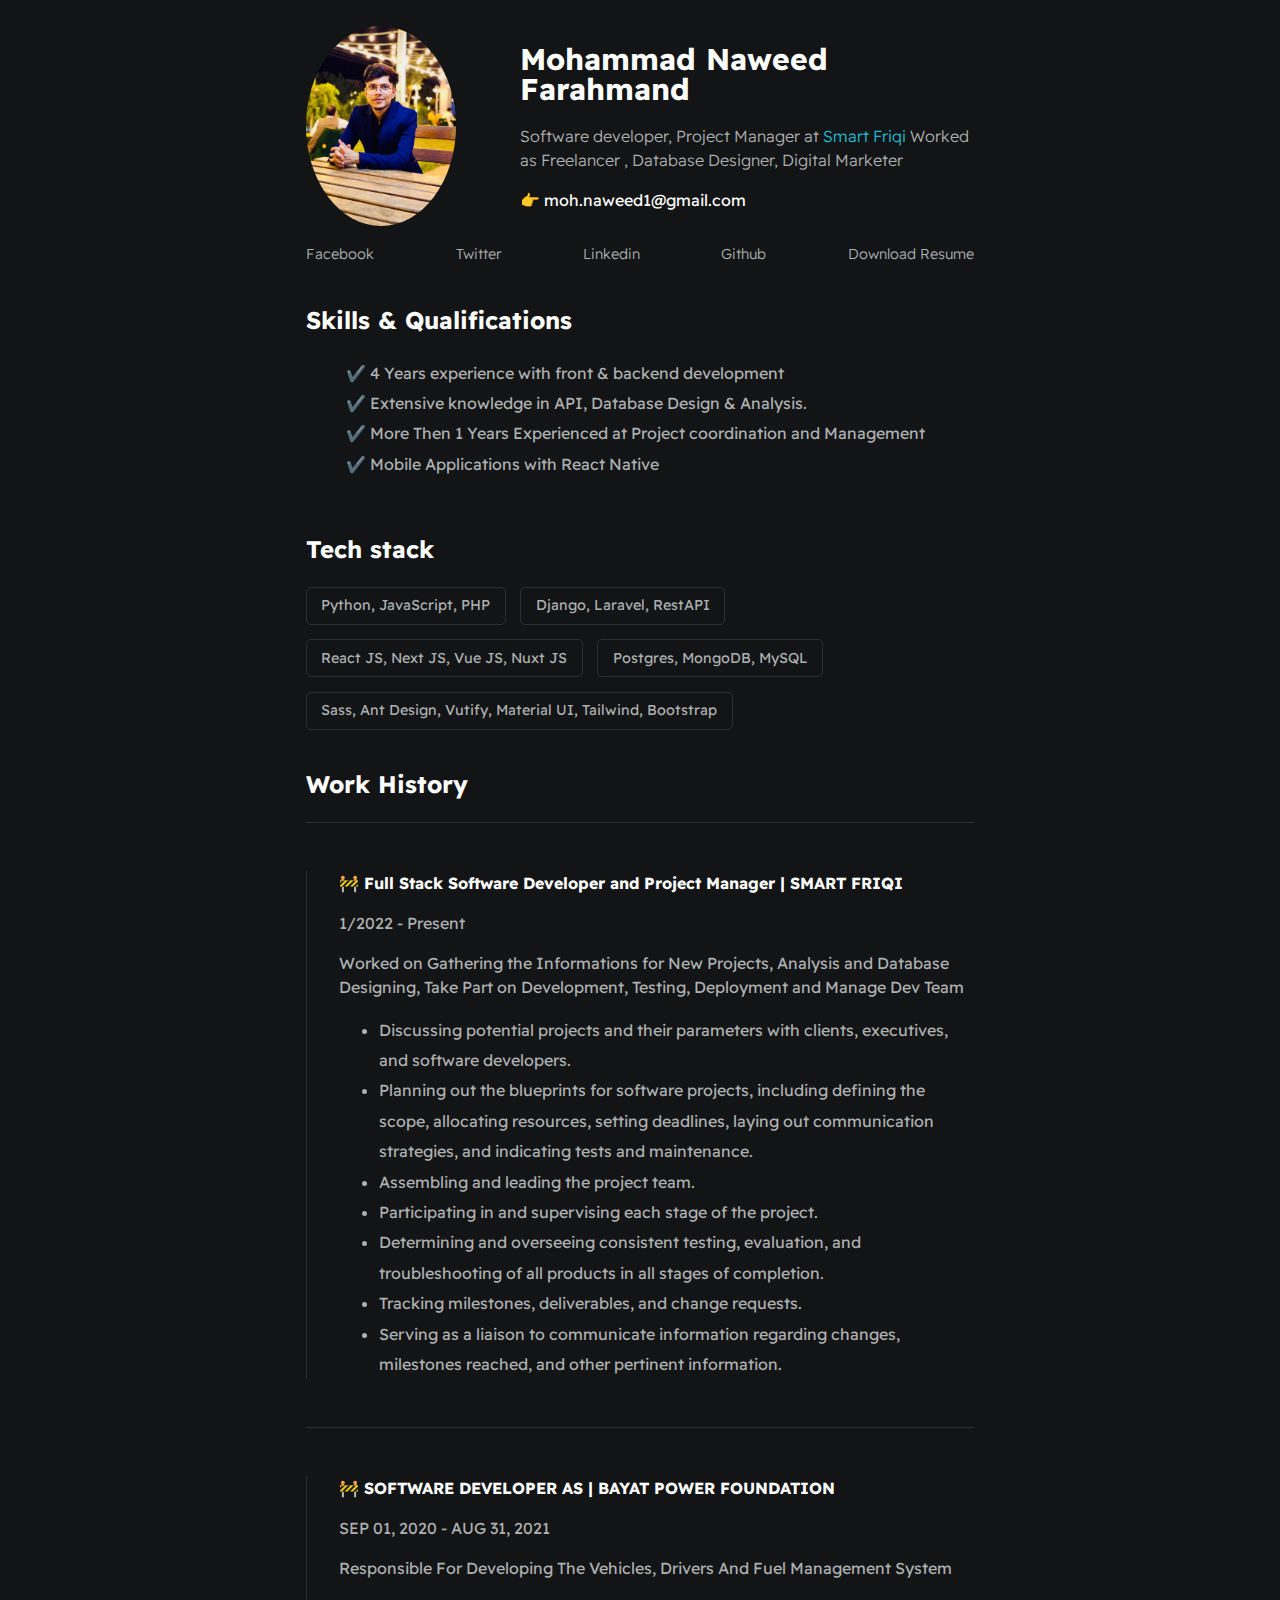
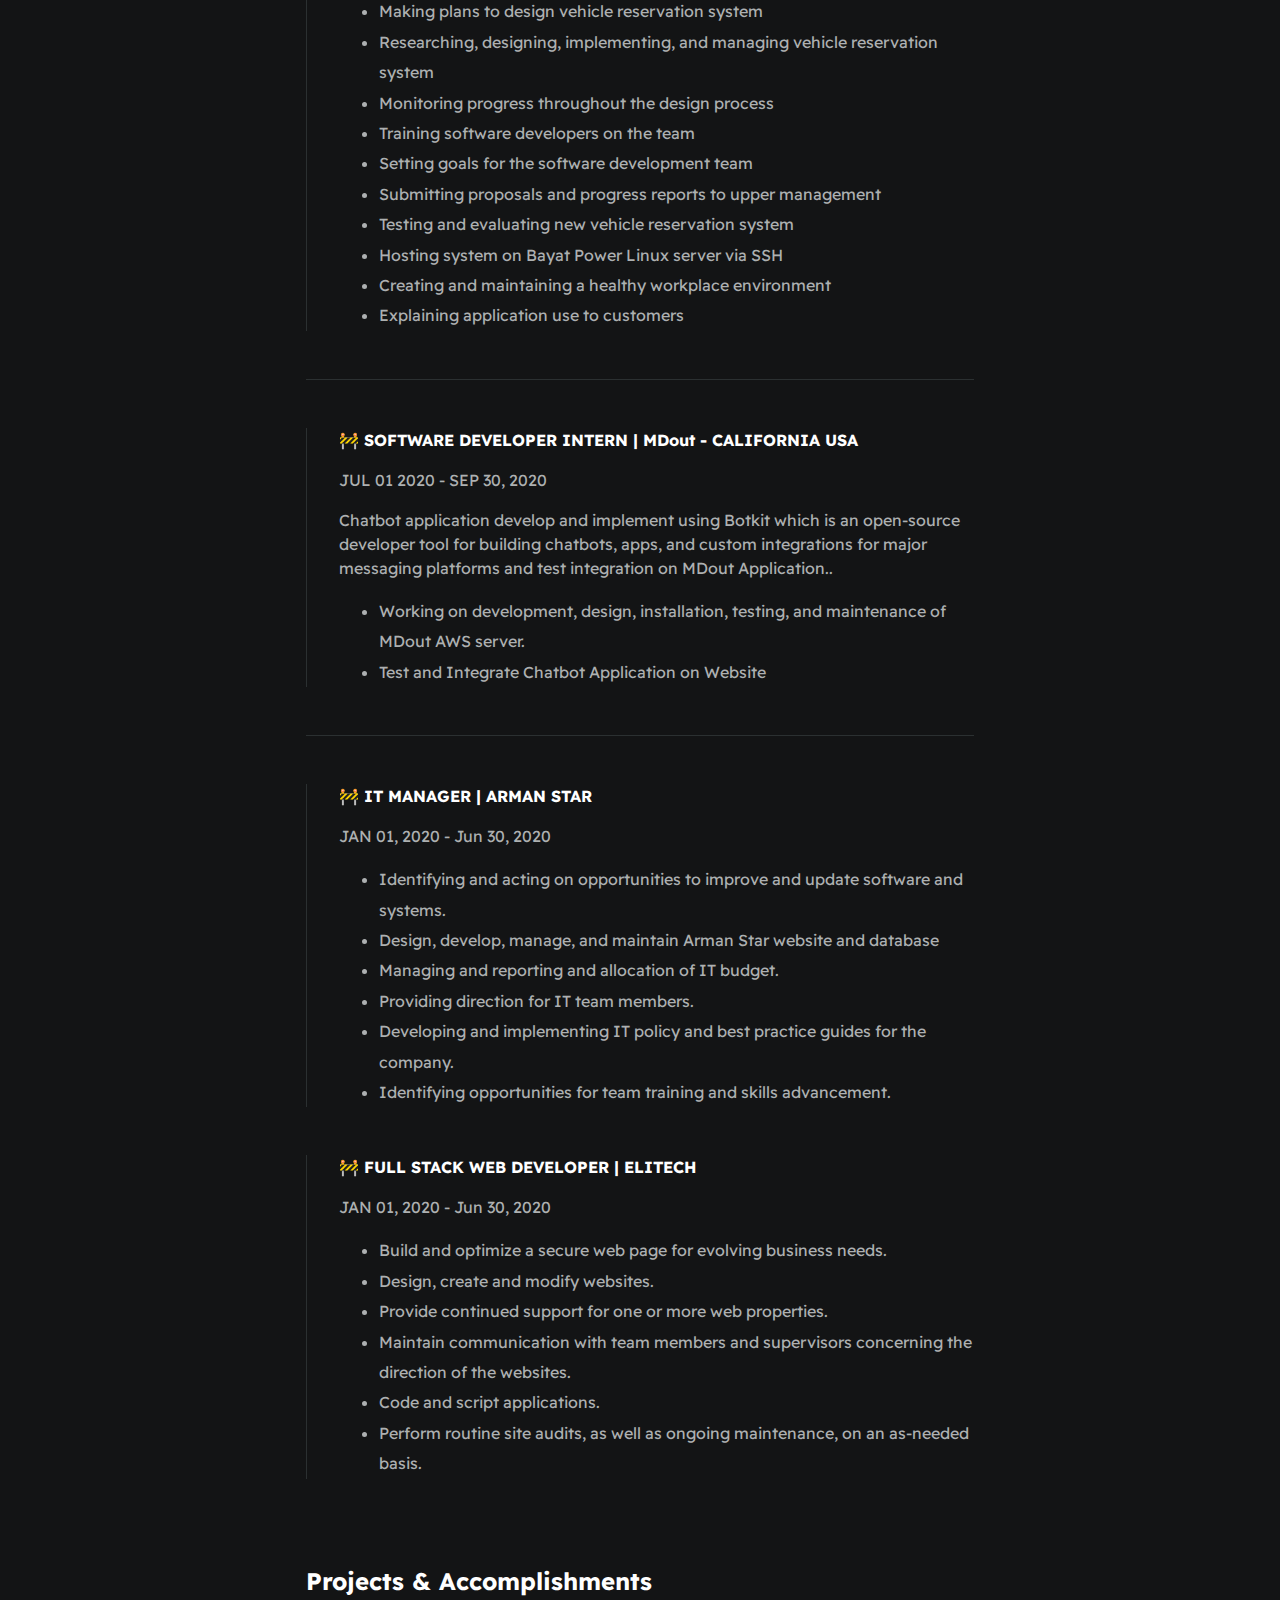
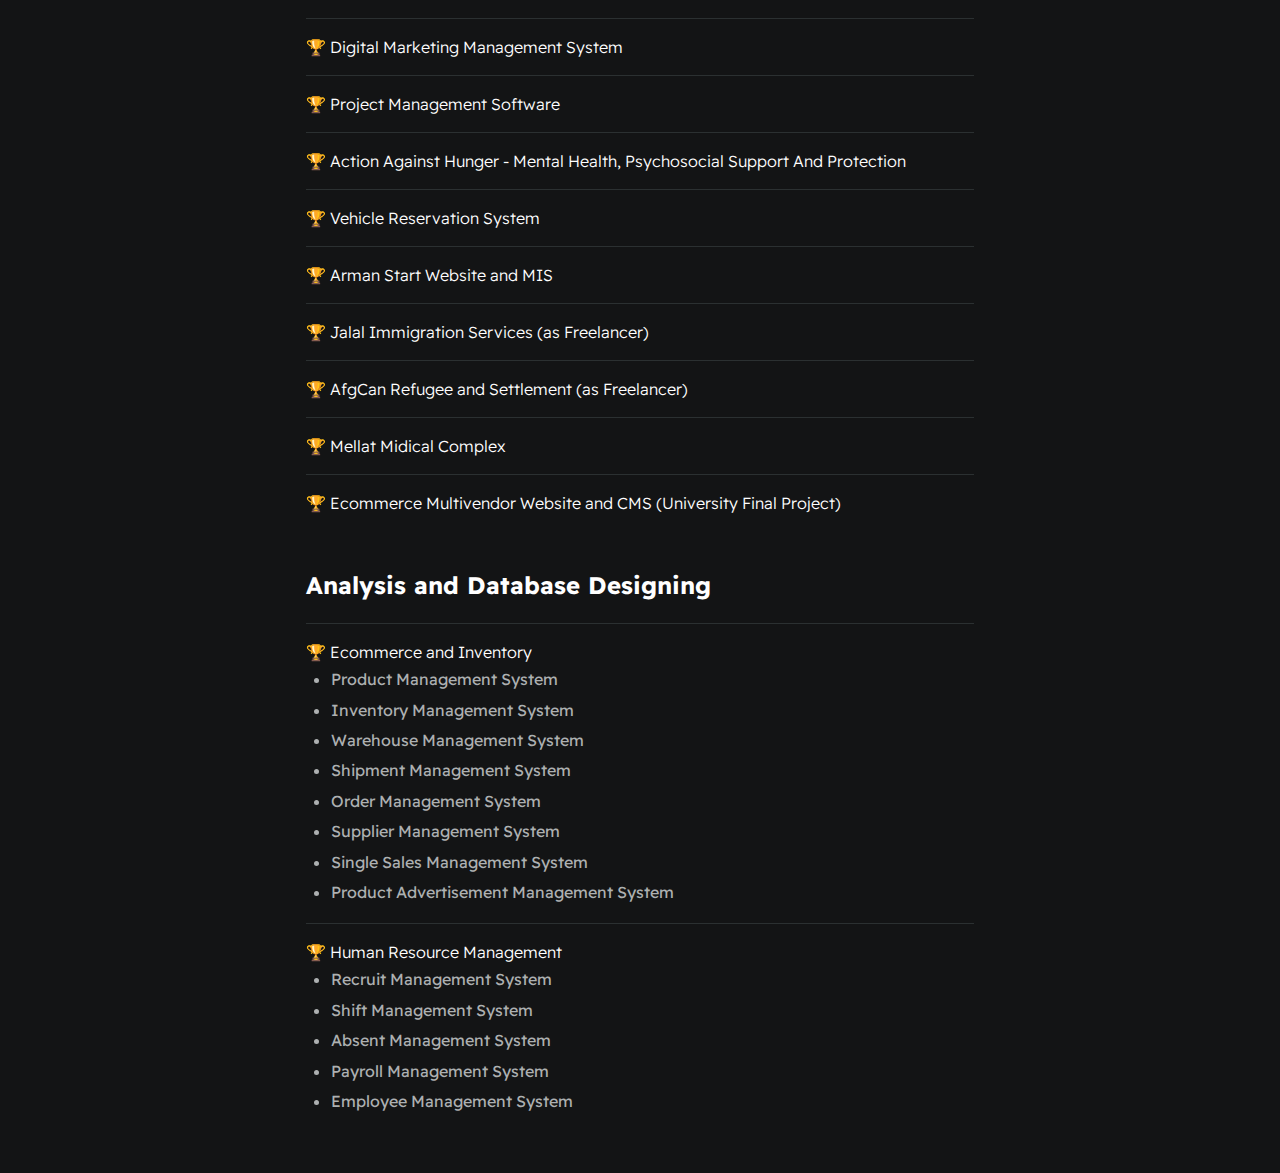
<file: version1.html>
<!DOCTYPE html>
<html>
    <head>
        <meta charset="utf-8">
        <meta http-equiv="X-UA-Compatible" content="IE=edge">
        <title>Mohammad Naweed Farahmand</title>
        <meta name="description" content="">
        <meta name="viewport" content="width=device-width, initial-scale=1">
        <link rel="stylesheet" href="./styles/main.css">
    </head>
    <body>
        <div id="container--main">

            <section id="wrapper--hero" class="section--page">
                <img id="profile-pic" src="./assets/images/profile_pic.jpeg">

                <div>
                    <h1 id="user-name">Mohammad Naweed Farahmand</h1>
                    <p id="bio">Software developer, Project Manager at <a href="https://www.smartfriqi.com/" target="_blank">Smart Friqi</a> Worked as Freelancer , Database Designer, Digital Marketer</a> 
                    <p id="email">👉 moh.naweed1@gmail.com</p>
                </div>  
            </section>

            <section class="section--page">
        
                <div id="socials--list">
                    <a href="https://www.facebook.com/profile.php?id=100003345025557" target="_blank">Facebook</a>
                    <a href="#" target="_blank">Twitter</a>
                    <a href="#" target="_blank">Linkedin</a>
                    <a href="https://github.com/MohNaweed" target="_blank">Github</a>
                    <a href="#" target="_blank">Download Resume</a>
                </div>
            </section>

            <section class="section--page">
                <h2>Skills & Qualifications</h2>
                <ul id="qualifications--list">
                    <li>✔️ 4 Years experience with front & backend development</li>
                    <li>✔️ Extensive knowledge in API, Database Design & Analysis.</li>
                    <li>✔️ More Then 1 Years Experienced at Project coordination and Management </li>
                    <li>✔️ Mobile Applications with React Native</li>
                </ul>
            </section>

            <section class="section--page">
                <h2>Tech stack</h2>

                <div id="wrapper--techstack__items">
                    <div class="card--techstack"><span>Python, JavaScript, PHP</span></div>
                    <div class="card--techstack"><span>Django, Laravel, RestAPI</span></div>
                    <div class="card--techstack"><span>React JS, Next JS, Vue JS, Nuxt JS</span></div>
                    <div class="card--techstack"><span>Postgres, MongoDB, MySQL</span></div>
                    <div class="card--techstack"><span>Sass, Ant Design, Vutify, Material UI, Tailwind, Bootstrap</span></div>
                </div>
            </section>

            <section id="work-history-wrapper" class="section--page">
                <h2>Work History</h2>

                <div class="line-break"></div>
                <div class="card--work-history">
                    <strong>🚧 Full Stack Software Developer and Project Manager | SMART FRIQI </strong>
                    <p>1/2022 - Present</p>
                    <p> Worked on Gathering the Informations for New Projects, Analysis and Database Designing, Take Part on Development, Testing, Deployment and Manage Dev Team</p>
                    <ul>
                        <li>Discussing potential projects and their parameters with clients, executives, and software developers.</li>
                        <li>Planning out the blueprints for software projects, including defining the scope, allocating resources, setting deadlines, laying out communication strategies, and indicating tests and maintenance.</li>
                        <li>Assembling and leading the project team.</li>
                        <li>Participating in and supervising each stage of the project.</li>
                        <li>Determining and overseeing consistent testing, evaluation, and troubleshooting of all products in all stages of completion.</li>
                        <li>Tracking milestones, deliverables, and change requests.</li>
                        <li>Serving as a liaison to communicate information regarding changes, milestones reached, and other pertinent information.</li>
                    </ul>
                </div>

                <div class="line-break"></div>

                <div class="card--work-history">
                    <strong>🚧 SOFTWARE DEVELOPER AS | BAYAT POWER FOUNDATION</strong>
                    <p>SEP 01, 2020 - AUG 31, 2021</p>
                    <p>Responsible For Developing The Vehicles, Drivers And Fuel Management System</p>
                    <!-- <P>VRS system for Bayat Power Foundation is a fully functional system that operates inside two main branches of BPF in two different provinces of AFG (Kabul and Sheberghan). Some of the functionalities include Driver, Vehicle, Location, Department and Gas Station Management Panels, Request Vehicle and fuel, Real-Time Notifications, Bill and Report Generation, Multi-Level Approval Cycle, Responsiveness, SPA Authentications, Authorization, and much more…</P> -->
                    <ul>
                        <li>Making plans to design vehicle reservation system</li>
                        <li>Researching, designing, implementing, and managing vehicle reservation system</li>
                        <li>Monitoring progress throughout the design process</li>
                        <li>Training software developers on the team</li>
                        <li>Setting goals for the software development team</li>
                        <li>Submitting proposals and progress reports to upper management</li>
                        <li>Testing and evaluating new vehicle reservation system</li>
                        <li>Hosting system on Bayat Power Linux server via SSH</li>
                        <li>Creating and maintaining a healthy workplace environment</li>
                        <li>Explaining application use to customers</li>       
                    </ul>
                </div>

                <div class="line-break"></div>

                <div class="card--work-history">
                    <strong>🚧 SOFTWARE DEVELOPER INTERN | MDout - CALIFORNIA USA</strong>
                    <p>JUL 01 2020 - SEP 30, 2020</p>
                    <p>Chatbot application develop and implement using Botkit which is an open-source developer tool for building chatbots, apps, and custom integrations for major messaging platforms and test integration on MDout Application..</p>
                    <ul>
                        <li>Working on development, design, installation, testing, and maintenance of MDout AWS server.</li>
                        <li>Test and Integrate Chatbot Application on Website  </li>
                    </ul>
                </div>

                <div class="line-break"></div>

                <div class="card--work-history">
                    <strong>🚧 IT MANAGER | ARMAN STAR</strong>
                    <p>JAN 01, 2020 - Jun 30, 2020</p>
                    <ul>
                        <li>Identifying and acting on opportunities to improve and update software and systems.</li>
                        <li>Design, develop, manage, and maintain Arman Star website and database </li>
                        <li>Managing and reporting and allocation of IT budget.</li>
                        <li>Providing direction for IT team members.</li>
                        <li>Developing and implementing IT policy and best practice guides for the company.</li>
                        <li>Identifying opportunities for team training and skills advancement.</li>
                    </ul>
                </div>

                <div class="card--work-history">
                    <strong>🚧 FULL STACK WEB DEVELOPER | ELITECH</strong>
                    <p>JAN 01, 2020 - Jun 30, 2020</p>
                    <ul>
                        <li>Build and optimize a secure web page for evolving business needs.</li>
                        <li>Design, create and modify websites.</li>
                        <li>Provide continued support for one or more web properties.</li>
                        <li>Maintain communication with team members and supervisors concerning the direction of the websites.</li>
                        <li>Code and script applications.</li>
                        <li>Perform routine site audits, as well as ongoing maintenance, on an as-needed basis.</li>       
                    </ul>
                </div>
            </section>

            <section class="section--page">
                <h2>Projects & Accomplishments</h2>

                <div class="card--project">
                    <a href="#"><span>🏆 </span>Digital Marketing Management System</a>
                </div>

                <div class="card--project">
                    <a href="#" ><span>🏆 </span>Project Management Software</a>
                </div>

                <div class="card--project">
                    <a href="#" ><span>🏆 </span>Action Against Hunger - Mental Health, Psychosocial Support And Protection</a>
                </div>

                <div class="card--project">
                    <a href="#"><span>🏆 </span>Vehicle Reservation System</a>
                </div>
                <div class="card--project">
                    <a href="#"><span>🏆 </span>Arman Start Website and MIS</a>
                </div>
                <div class="card--project">
                    <a href="#"><span>🏆 </span>Jalal Immigration Services (as Freelancer)</a>
                </div>
                <div class="card--project">
                    <a href="#"><span>🏆 </span>AfgCan Refugee and Settlement (as Freelancer)</a>
                </div>
                <div class="card--project">
                    <a href="#"><span>🏆 </span>Mellat Midical Complex </a>
                </div>
                <div class="card--project">
                    <a href="#"><span>🏆 </span>Ecommerce Multivendor Website and CMS (University Final Project)</a>
                </div>

            </section>
            <section class="section--page">
                <h2>Analysis and Database Designing</h2>

                <div class="card--project">
                    <a href="#"><span>🏆 </span>Ecommerce and Inventory</a>
                    <li>Product Management System</li>
                    <li>Inventory Management System</li>
                    <li>Warehouse Management System</li>
                    <li>Shipment Management System</li>
                    <li>Order Management System</li>
                    <li>Supplier Management System</li>
                    <li>Single Sales Management System</li>
                    <li>Product Advertisement Management System</li>
                </div>

                <div class="card--project">
                    <a href="#" ><span>🏆 </span>Human Resource Management</a>
                    
                    <li>Recruit Management System</li>
                    <li>Shift Management System</li>
                    <li>Absent Management System</li>
                    <li>Payroll Management System</li>
                    <li>Employee Management System</li>
                </div>

            </section>

       
        </div>

    </body>
</html>
</file>
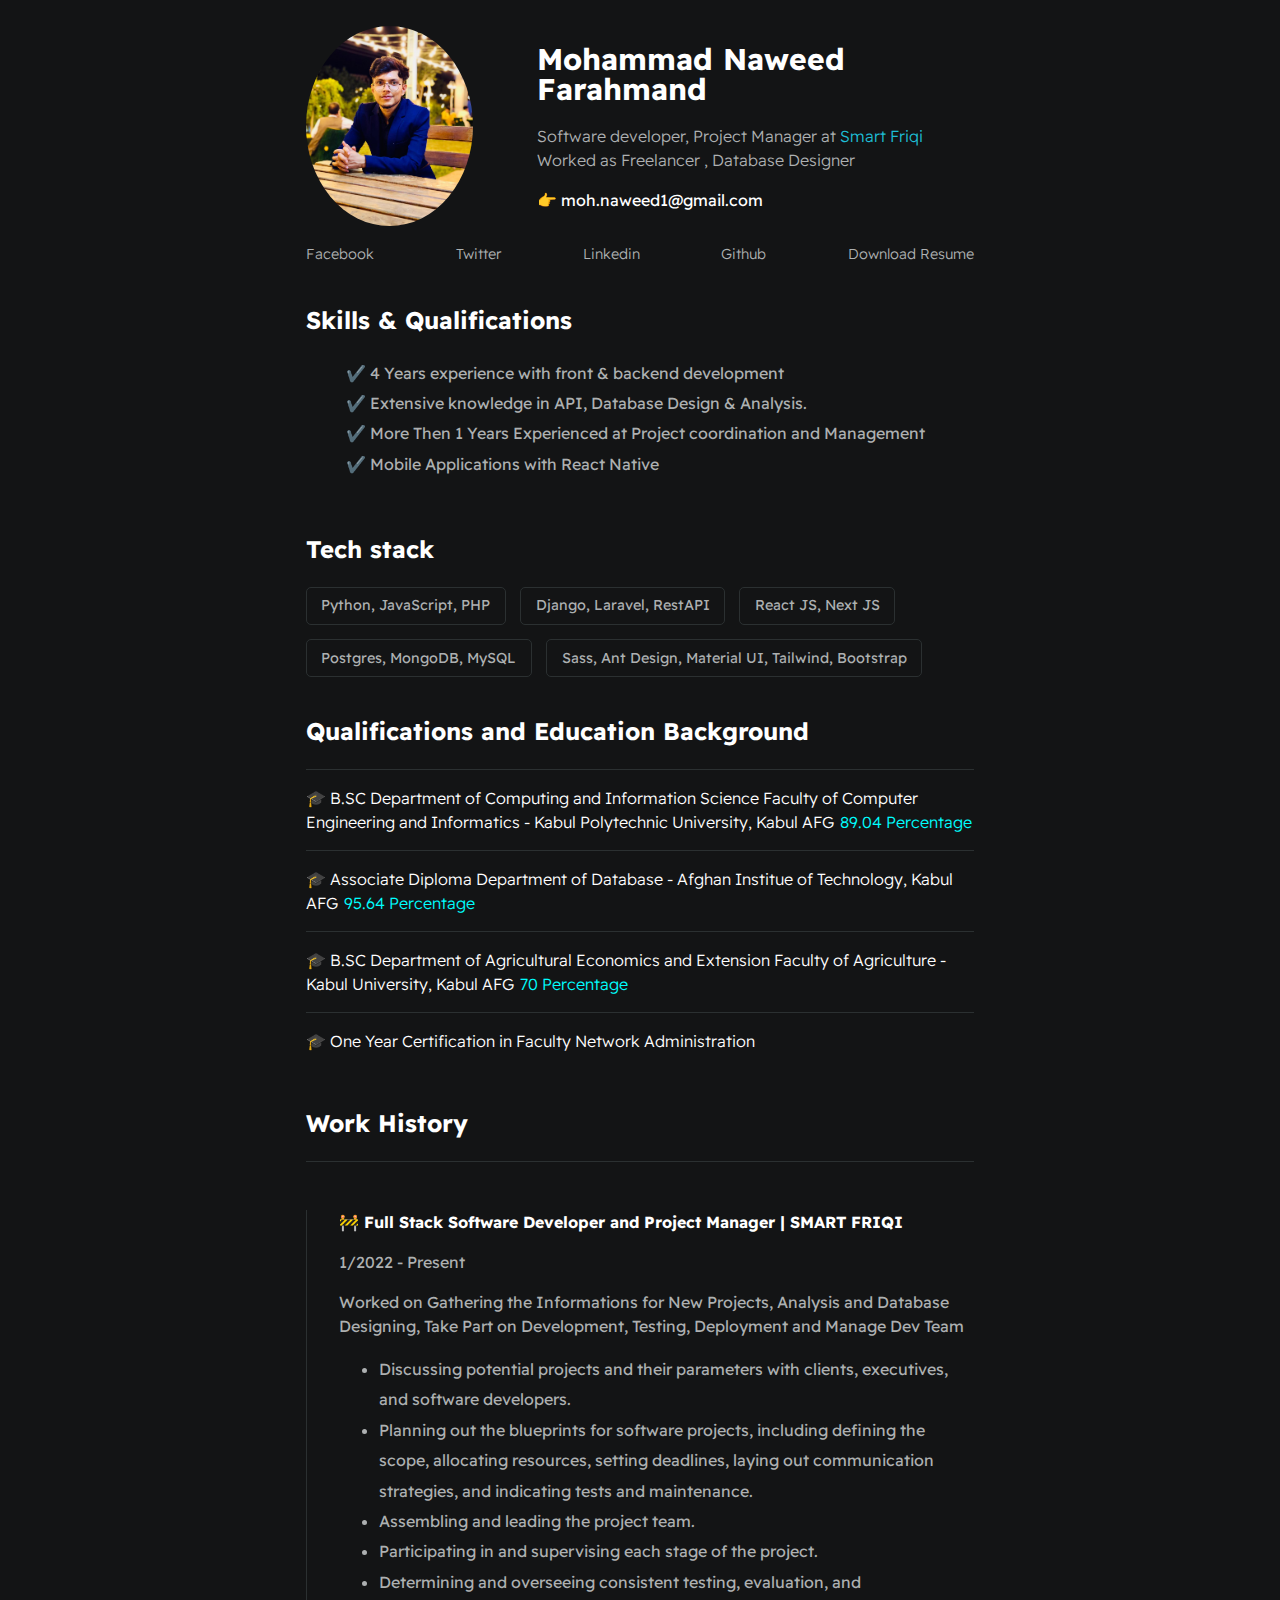
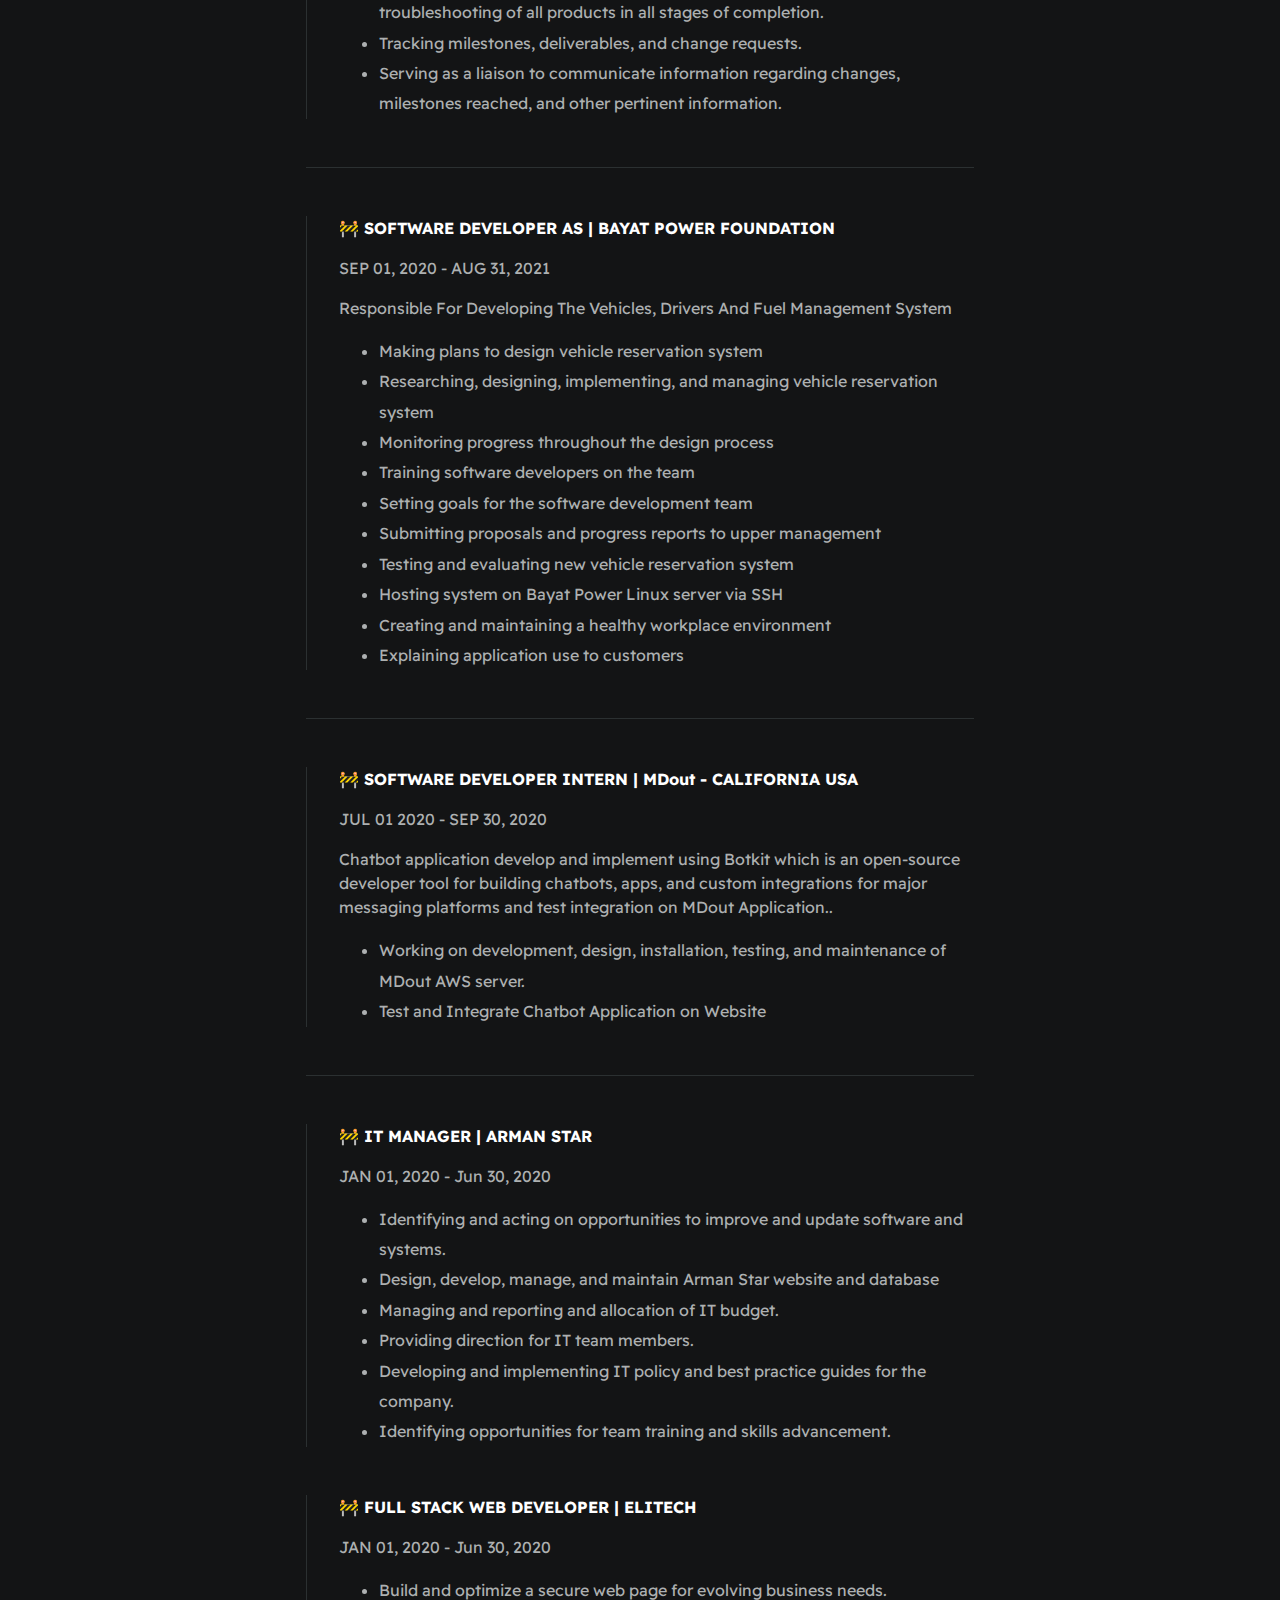
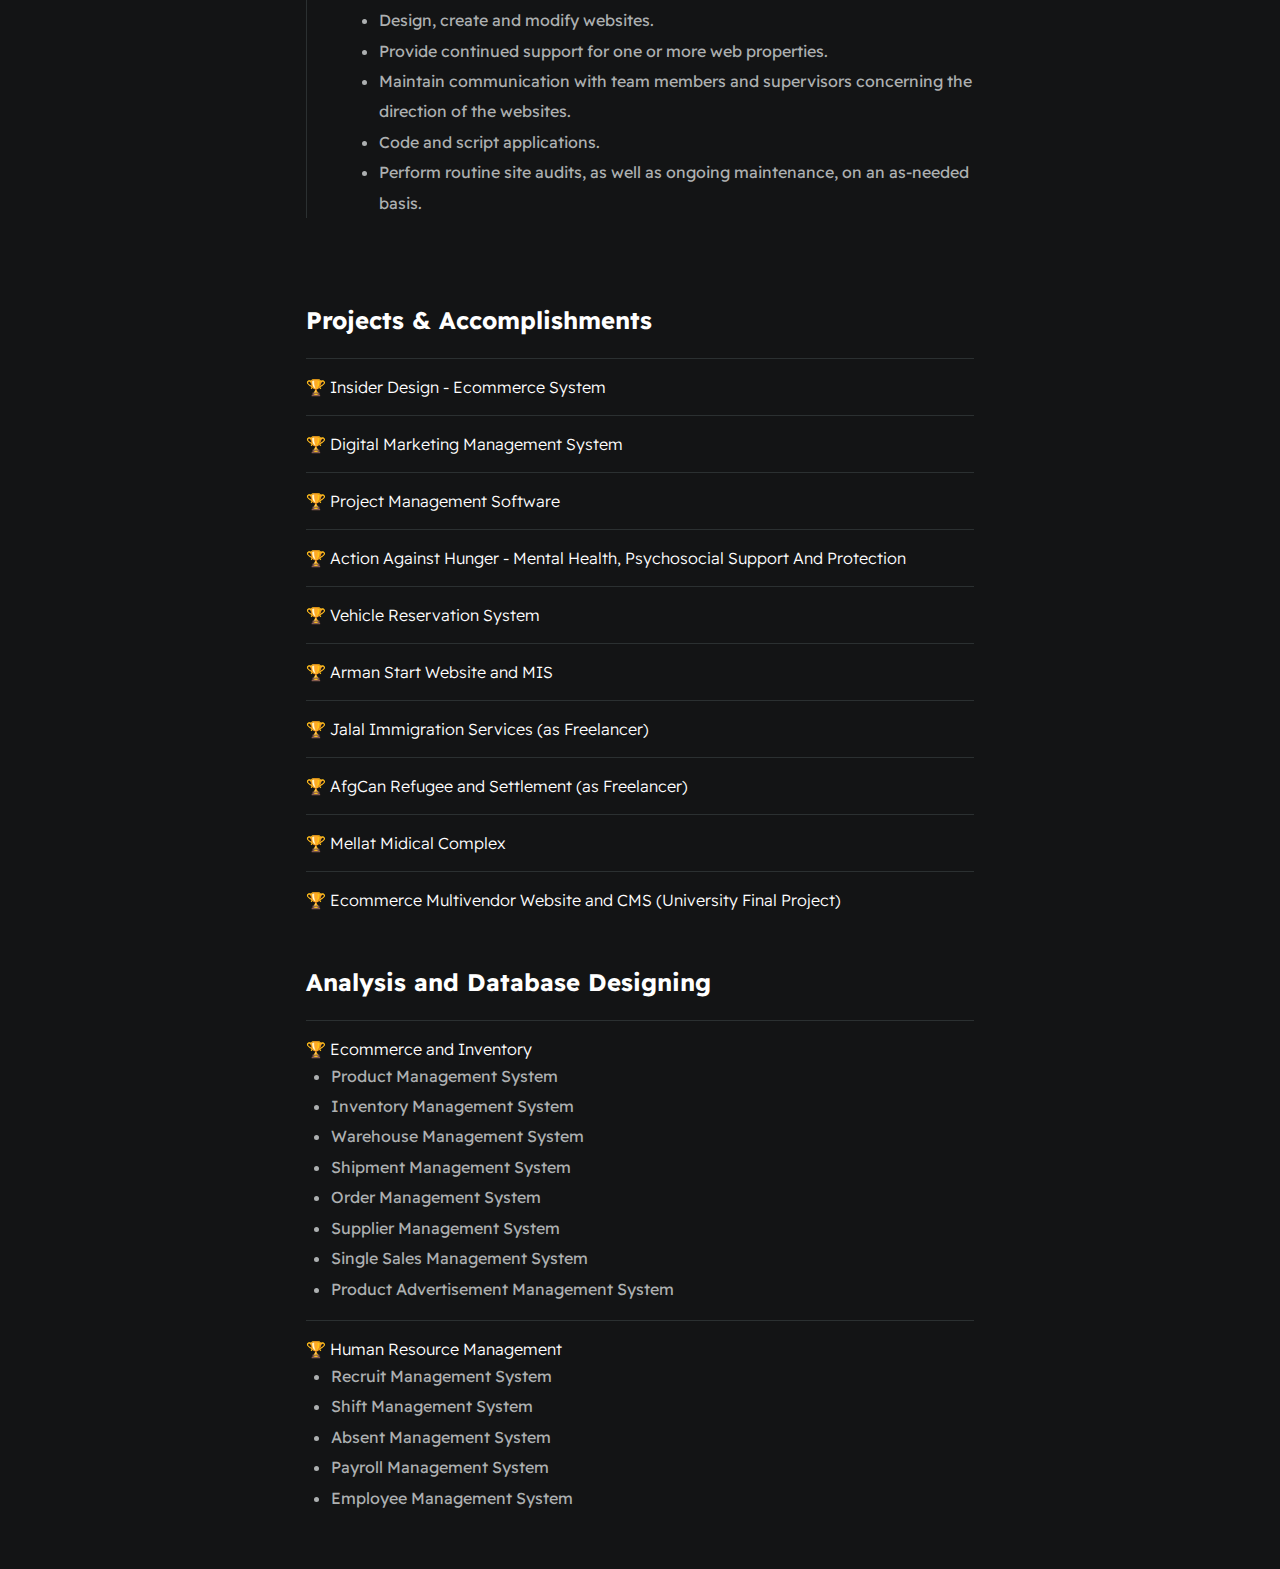
<file: version2.html>
<!DOCTYPE html>
<html>
    <head>
        <meta charset="utf-8">
        <meta http-equiv="X-UA-Compatible" content="IE=edge">
        <title>Mohammad Naweed Farahmand</title>
        <meta name="description" content="">
        <meta name="viewport" content="width=device-width, initial-scale=1">
        <link rel="stylesheet" href="./styles/main.css">
    </head>
    <body>
        <div id="container--main">

            <section id="wrapper--hero" class="section--page">
                <img id="profile-pic" src="./assets/images/profile_pic.jpeg">

                <div>
                    <h1 id="user-name">Mohammad Naweed Farahmand</h1>
                    <p id="bio">Software developer, Project Manager at <a href="https://www.smartfriqi.com/" target="_blank">Smart Friqi</a> Worked as Freelancer , Database Designer</a> 
                    <p id="email">👉 moh.naweed1@gmail.com</p>
                </div>  
            </section>

            <section class="section--page">
        
                <div id="socials--list">
                    <a href="https://www.facebook.com/profile.php?id=100003345025557" target="_blank">Facebook</a>
                    <a href="#" target="_blank">Twitter</a>
                    <a href="#" target="_blank">Linkedin</a>
                    <a href="https://github.com/MohNaweed" target="_blank">Github</a>
                    <a href="#" target="_blank">Download Resume</a>
                </div>
            </section>

            <section class="section--page">
                <h2>Skills & Qualifications</h2>
                <ul id="qualifications--list">
                    <li>✔️ 4 Years experience with front & backend development</li>
                    <li>✔️ Extensive knowledge in API, Database Design & Analysis.</li>
                    <li>✔️ More Then 1 Years Experienced at Project coordination and Management </li>
                    <li>✔️ Mobile Applications with React Native</li>
                </ul>
            </section>

            <section class="section--page">
                <h2>Tech stack</h2>

                <div id="wrapper--techstack__items">
                    <div class="card--techstack"><span>Python, JavaScript, PHP</span></div>
                    <div class="card--techstack"><span>Django, Laravel, RestAPI</span></div>
                    <div class="card--techstack"><span>React JS, Next JS</span></div>
                    <div class="card--techstack"><span>Postgres, MongoDB, MySQL</span></div>
                    <div class="card--techstack"><span>Sass, Ant Design, Material UI, Tailwind, Bootstrap</span></div>
                </div>
            </section>

            <section class="section--page">
                <h2>Qualifications and Education Background</h2>

                <div class="card--project">
                    <a href="#"><span>🎓 </span>B.SC Department of Computing and Information Science Faculty of Computer Engineering and Informatics - Kabul Polytechnic University, Kabul AFG <span style="padding:2px ; color: aqua;">89.04 Percentage</span></span></a>
                </div>
                <div class="card--project">
                    <a href="#"><span>🎓 </span>Associate Diploma Department of Database - Afghan Institue of Technology, Kabul AFG <span style="padding:2px ; color: aqua;">95.64 Percentage</span></span></a>
                </div>
                <div class="card--project">
                    <a href="#"><span>🎓 </span>B.SC Department of Agricultural Economics and Extension Faculty of Agriculture - Kabul University, Kabul AFG <span style="padding:2px ; color: aqua;">70 Percentage</span></span></a>
                </div>
                <div class="card--project">
                    <a href="#"><span>🎓 </span>One Year Certification in Faculty Network Administration </span></a>
                </div>
            </section>

            <section id="work-history-wrapper" class="section--page">
                <h2>Work History</h2>

                <div class="line-break"></div>
                <div class="card--work-history">
                    <strong>🚧 Full Stack Software Developer and Project Manager | SMART FRIQI </strong>
                    <p>1/2022 - Present</p>
                    <p> Worked on Gathering the Informations for New Projects, Analysis and Database Designing, Take Part on Development, Testing, Deployment and Manage Dev Team</p>
                    <ul>
                        <li>Discussing potential projects and their parameters with clients, executives, and software developers.</li>
                        <li>Planning out the blueprints for software projects, including defining the scope, allocating resources, setting deadlines, laying out communication strategies, and indicating tests and maintenance.</li>
                        <li>Assembling and leading the project team.</li>
                        <li>Participating in and supervising each stage of the project.</li>
                        <li>Determining and overseeing consistent testing, evaluation, and troubleshooting of all products in all stages of completion.</li>
                        <li>Tracking milestones, deliverables, and change requests.</li>
                        <li>Serving as a liaison to communicate information regarding changes, milestones reached, and other pertinent information.</li>
                    </ul>
                </div>

                <div class="line-break"></div>

                <div class="card--work-history">
                    <strong>🚧 SOFTWARE DEVELOPER AS | BAYAT POWER FOUNDATION</strong>
                    <p>SEP 01, 2020 - AUG 31, 2021</p>
                    <p>Responsible For Developing The Vehicles, Drivers And Fuel Management System</p>
                    <!-- <P>VRS system for Bayat Power Foundation is a fully functional system that operates inside two main branches of BPF in two different provinces of AFG (Kabul and Sheberghan). Some of the functionalities include Driver, Vehicle, Location, Department and Gas Station Management Panels, Request Vehicle and fuel, Real-Time Notifications, Bill and Report Generation, Multi-Level Approval Cycle, Responsiveness, SPA Authentications, Authorization, and much more…</P> -->
                    <ul>
                        <li>Making plans to design vehicle reservation system</li>
                        <li>Researching, designing, implementing, and managing vehicle reservation system</li>
                        <li>Monitoring progress throughout the design process</li>
                        <li>Training software developers on the team</li>
                        <li>Setting goals for the software development team</li>
                        <li>Submitting proposals and progress reports to upper management</li>
                        <li>Testing and evaluating new vehicle reservation system</li>
                        <li>Hosting system on Bayat Power Linux server via SSH</li>
                        <li>Creating and maintaining a healthy workplace environment</li>
                        <li>Explaining application use to customers</li>       
                    </ul>
                </div>

                <div class="line-break"></div>

                <div class="card--work-history">
                    <strong>🚧 SOFTWARE DEVELOPER INTERN | MDout - CALIFORNIA USA</strong>
                    <p>JUL 01 2020 - SEP 30, 2020</p>
                    <p>Chatbot application develop and implement using Botkit which is an open-source developer tool for building chatbots, apps, and custom integrations for major messaging platforms and test integration on MDout Application..</p>
                    <ul>
                        <li>Working on development, design, installation, testing, and maintenance of MDout AWS server.</li>
                        <li>Test and Integrate Chatbot Application on Website  </li>
                    </ul>
                </div>

                <div class="line-break"></div>

                <div class="card--work-history">
                    <strong>🚧 IT MANAGER | ARMAN STAR</strong>
                    <p>JAN 01, 2020 - Jun 30, 2020</p>
                    <ul>
                        <li>Identifying and acting on opportunities to improve and update software and systems.</li>
                        <li>Design, develop, manage, and maintain Arman Star website and database </li>
                        <li>Managing and reporting and allocation of IT budget.</li>
                        <li>Providing direction for IT team members.</li>
                        <li>Developing and implementing IT policy and best practice guides for the company.</li>
                        <li>Identifying opportunities for team training and skills advancement.</li>
                    </ul>
                </div>

                <div class="card--work-history">
                    <strong>🚧 FULL STACK WEB DEVELOPER | ELITECH</strong>
                    <p>JAN 01, 2020 - Jun 30, 2020</p>
                    <ul>
                        <li>Build and optimize a secure web page for evolving business needs.</li>
                        <li>Design, create and modify websites.</li>
                        <li>Provide continued support for one or more web properties.</li>
                        <li>Maintain communication with team members and supervisors concerning the direction of the websites.</li>
                        <li>Code and script applications.</li>
                        <li>Perform routine site audits, as well as ongoing maintenance, on an as-needed basis.</li>       
                    </ul>
                </div>
            </section>

            <section class="section--page">
                <h2>Projects & Accomplishments</h2>

                <div class="card--project">
                    <a href="#"><span>🏆 </span>Insider Design - Ecommerce System</a>
                </div>
                <div class="card--project">
                    <a href="#"><span>🏆 </span>Digital Marketing Management System</a>
                </div>

                <div class="card--project">
                    <a href="#" ><span>🏆 </span>Project Management Software</a>
                </div>

                <div class="card--project">
                    <a href="#" ><span>🏆 </span>Action Against Hunger - Mental Health, Psychosocial Support And Protection</a>
                </div>

                <div class="card--project">
                    <a href="#"><span>🏆 </span>Vehicle Reservation System</a>
                </div>
                <div class="card--project">
                    <a href="#"><span>🏆 </span>Arman Start Website and MIS</a>
                </div>
                <div class="card--project">
                    <a href="#"><span>🏆 </span>Jalal Immigration Services (as Freelancer)</a>
                </div>
                <div class="card--project">
                    <a href="#"><span>🏆 </span>AfgCan Refugee and Settlement (as Freelancer)</a>
                </div>
                <div class="card--project">
                    <a href="#"><span>🏆 </span>Mellat Midical Complex </a>
                </div>
                <div class="card--project">
                    <a href="#"><span>🏆 </span>Ecommerce Multivendor Website and CMS (University Final Project)</a>
                </div>

            </section>
            <section class="section--page">
                <h2>Analysis and Database Designing</h2>

                <div class="card--project">
                    <a href="#"><span>🏆 </span>Ecommerce and Inventory</a>
                    <li>Product Management System</li>
                    <li>Inventory Management System</li>
                    <li>Warehouse Management System</li>
                    <li>Shipment Management System</li>
                    <li>Order Management System</li>
                    <li>Supplier Management System</li>
                    <li>Single Sales Management System</li>
                    <li>Product Advertisement Management System</li>
                </div>

                <div class="card--project">
                    <a href="#" ><span>🏆 </span>Human Resource Management</a>
                    
                    <li>Recruit Management System</li>
                    <li>Shift Management System</li>
                    <li>Absent Management System</li>
                    <li>Payroll Management System</li>
                    <li>Employee Management System</li>
                </div>

            </section>
      
       
        </div>

    </body>
</html>
</file>
<file: styles/main.css>
@import url("https://fonts.googleapis.com/css2?family=Readex+Pro:wght@300;400;500;600;700&display=swap");

:root {
  --mainTextColor-light: #000;
  --secondaryTextColor-light: rgb(51 51 51);
  --mainLinkColor-light: #0da2b8;
  --mainBorderColor-light: rgb(218, 218, 218);
  --mainBgColor-light: rgb(249, 250, 251);

  --mainTextColor-dark: #fff;
  --secondaryTextColor-dark: #adb0b1;
  --mainLinkColor-dark: rgb(30, 190, 214);
  --mainBorderColor-dark: #2b3031;
  --mainBgColor-dark: #131415;

  --mainTextColor: var(--mainTextColor-dark);
  --secondaryTextColor: var(--secondaryTextColor-dark);
  --mainLinkColor: var(--mainLinkColor-dark);
  --mainBorderColor: var(--mainBorderColor-dark);
  --mainBgColor: var(--mainBgColor-dark);
}

* {
  font-family: "Readex Pro";
  line-height: 1.5em;
  box-sizing: border-box;
  color: var(--mainTextColor);
}

body {
  background-color: var(--mainBgColor);
}

p,
span,
li {
  color: var(--secondaryTextColor);
  font-size: 1em;
}

a {
  text-decoration: none;
  color: var(--mainLinkColor);
  font-weight: 500;
}

li {
  line-height: 1.9em;
}

#container--main {
  max-width: 700px;
  margin: 0 auto;
  padding: 1em;
}

.section--page {
  /* padding-top: 1em; */
  padding-bottom: 1em;
}

#wrapper--hero {
  display: flex;
  align-items: center;
  gap: 4em;
}

#bio,
a {
  font-weight: 300;
}

#user-name {
  font-size: 30px;
  line-height: 1em;
}

#profile-pic {
  width: 270px;
  height: 200px;
  /* height: 250px; */
  /* height: 150px; */
  object-fit: cover;
  border-radius: 50%;
}

#email {
  color: var(--mainTextColor);
}

#socials--list {
  display: flex;
  justify-content: space-between;
  column-gap: 1em;
  flex-wrap: wrap;
}

#socials--list a {
  font-weight: 300;
  color: var(--secondaryTextColor);
  font-size: 0.9em;
  transition: 0.3s;
}

#socials--list a:hover {
  font-weight: 100;
  color: var(--mainLinkColor);
  font-size: 0.9em;
}

#qualifications--list {
  list-style: none;
}

#wrapper--techstack__items {
  display: flex;
  flex-wrap: wrap;
  gap: 1em;
  font-size: 0.9em;
}

.card--techstack {
  border: 1px solid var(--mainBorderColor);
  border-radius: 5px;
  padding: 0.5em 1em;
  align-items: center;
}

.card--project {
  padding-top: 1em;
  padding-bottom: 1em;
  border-top: 1px solid var(--mainBorderColor);
}

.card--project a {
  color: var(--mainTextColor);

  transition: 0.3s;
}

.card--project a:hover {
  color: rgb(30, 190, 214);
}

.card--work-history {
  border-left: 1px solid var(--mainBorderColor);
  margin-top: 3em;
  margin-bottom: 3em;
  padding-left: 2em;
}

.line-break {
  background-color: var(--mainBorderColor);
  height: 1px;
}

.card--project li {
  margin-left: 25px;
}

@media (max-width: 600px) {
  .section--page {
    /* padding-top: 1em; */
    /* padding-bottom: 1em; */
  }

  #wrapper--hero {
    display: flex;
    align-items: center;
    gap: 1em;
  }

  #profile-pic {
    width: 200px;
    height: 200px;
  }

  #wrapper--hero {
    flex-direction: column;
  }

  .card--work-history {
    border-left: none;
    padding-left: 0;
  }
}
</file>
